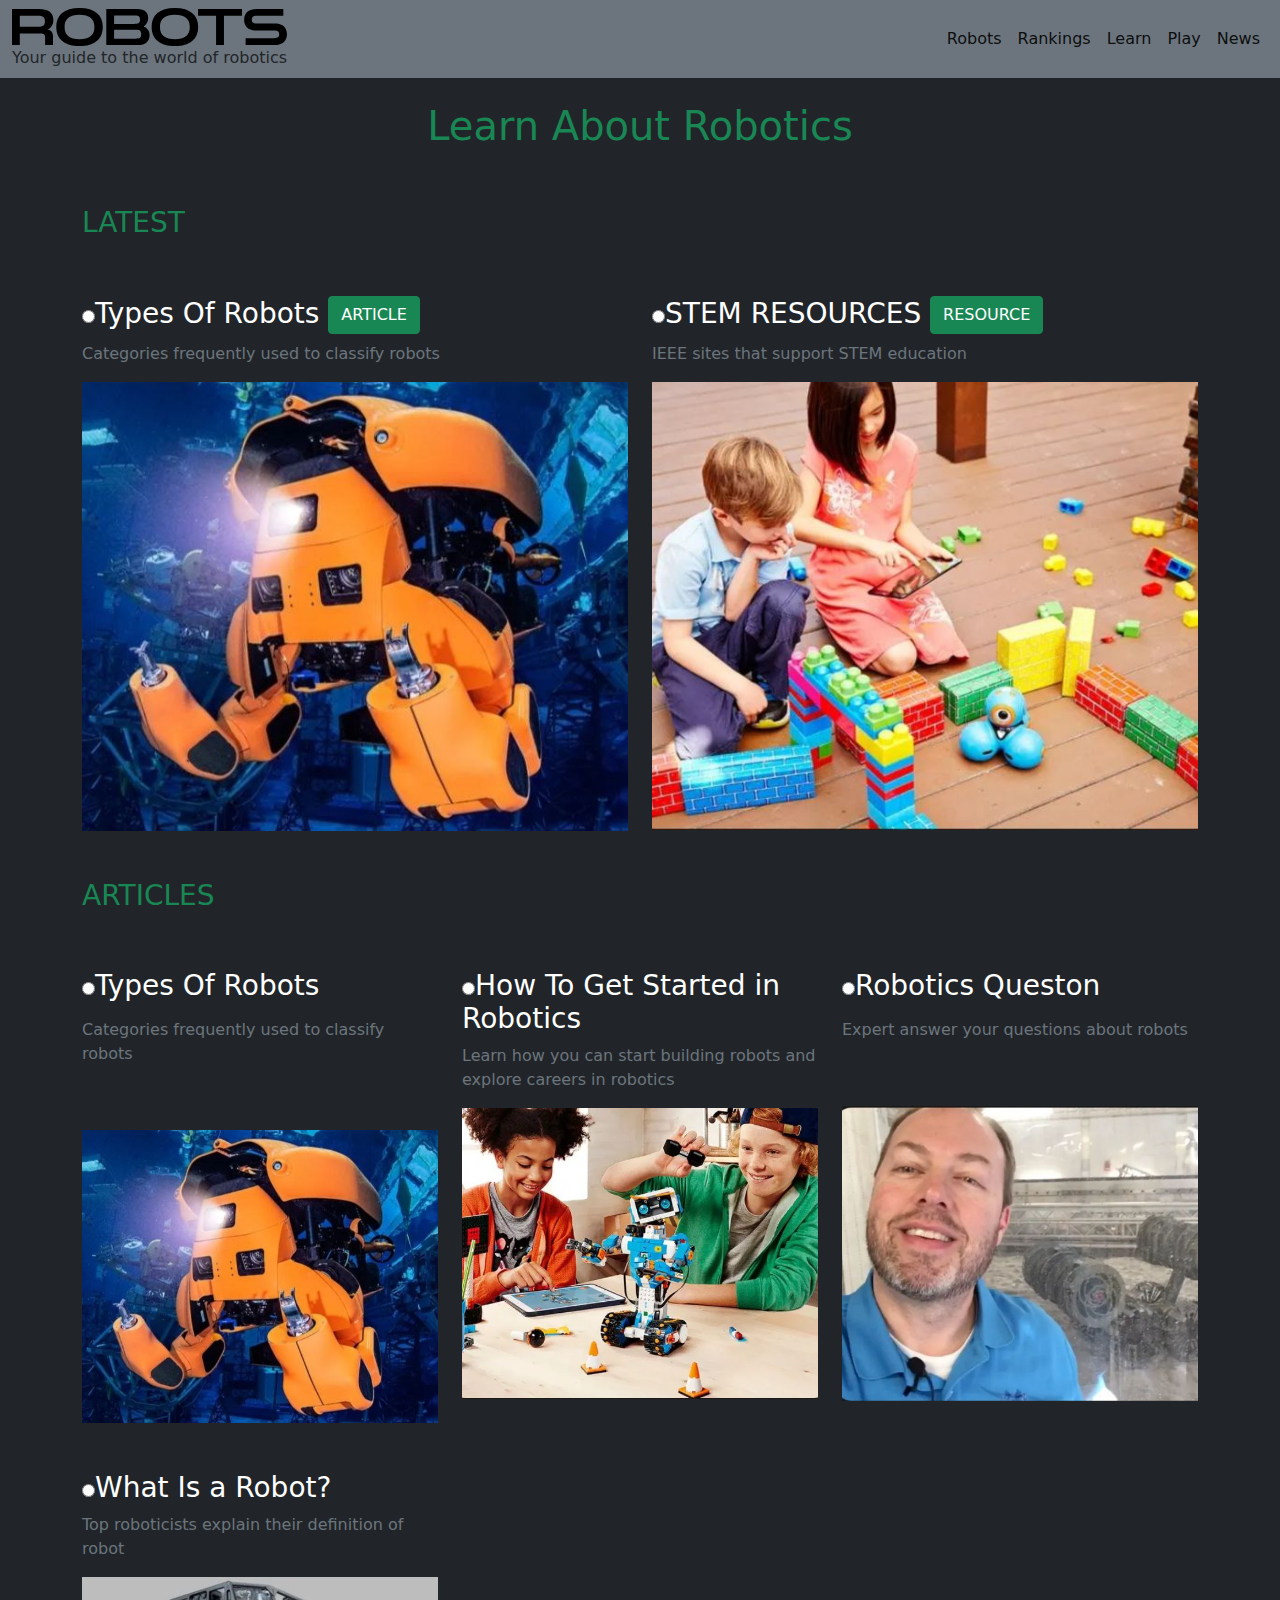
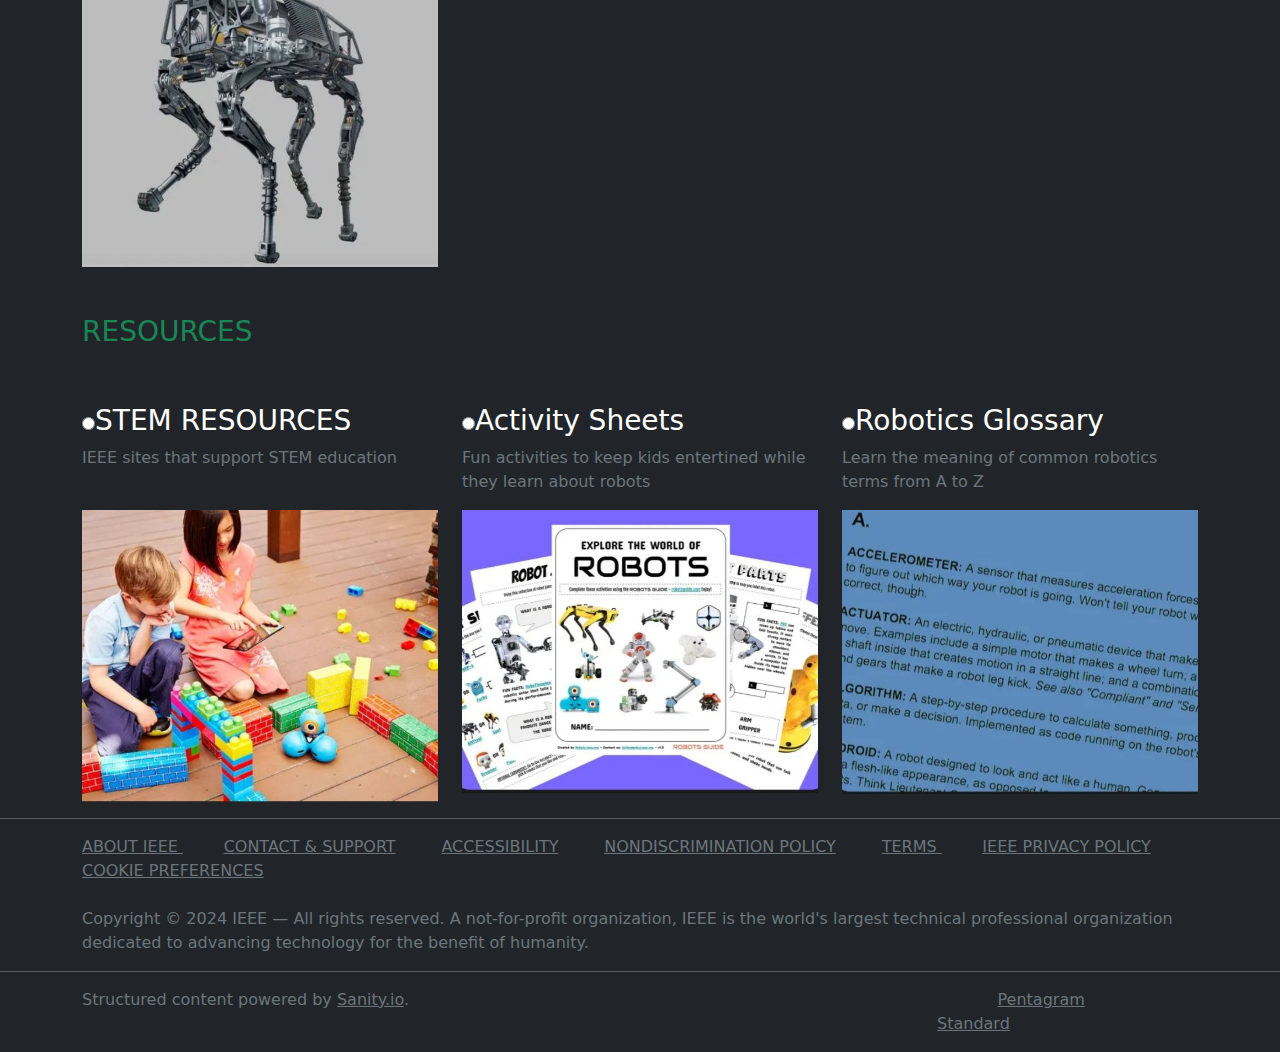
<file: learn.html>
<!DOCTYPE html>
<html lang="en">

<head>
    <title>Learn</title>
    <link rel="stylesheet" href="css/bootstrap.min.css">
    <style>
        @media only screen and (max-width:760px) {
            .row img {
                padding: 2%;
            }
            
        }
    </style>
</head>

<body class="bg-dark">
    <!-- nav -->
    <nav class="navbar navbar-expand-lg navbar-light bg-secondary w-190 sticky-top">
        <div class="container-fluid">
            <div class="masthead"><a aria-label="Robots" href="/"><svg class="robots-logo" viewBox="0 0 915.5 126.8">
                        <g>
                            <path d="M136.5,94.2l0,29.2l-26.2,0l0-23.5c0-11.7-2.9-14.8-16-14.8l-68.3,0l0,38.2l-26,0l0-120l90.4,0
        c29.2,0,47.3,11,47.3,36.7c0,16.8-7.5,26.9-20.2,32C129.7,73.8,136.5,81.4,136.5,94.2z M26,25.7l0,37.1l57.8,0c11.9,0,26,0,26-18.5
        c0-18.5-14.1-18.5-26-18.5L26,25.7z"></path>
                            <path d="M147.4,63.2c0-38.9,25.7-63.2,77.5-63.2c51.7,0,77.5,24.5,77.5,63.2c0,38.9-25.8,63.6-77.5,63.6
        C173.1,126.8,147.4,102.3,147.4,63.2z M274.5,63.2c0-27.5-17.2-40.5-49.6-40.5c-32.6,0-49.8,12.8-49.8,40.5
        c0,27.9,17.3,40.8,49.8,40.8C257.2,104,274.5,90.9,274.5,63.2z"></path>
                            <path d="M314,123.4l0-120l102.2,0c28.6,0,37.4,13.9,37.4,30.1c0,12.1-5.6,21.6-15.1,27.7c11.2,4.9,19.7,13.8,19.7,28.6
        c0,20.2-11.7,33.7-40,33.7L314,123.4z M340,53l67.1,0c11.4,0,19.2,0,19.2-14.3c0-14.1-7.8-14.1-19.2-14.1l-67.1,0L340,53z
        M340,102.2l71.7,0c10.7,0,18.5,0,18.5-14.6c0-14.8-7.8-14.8-18.5-14.8l-71.7,0V102.2z"></path>
                            <path d="M464.9,63.2c0-38.9,25.7-63.2,77.5-63.2C594.1,0,620,24.5,620,63.2c0,38.9-25.8,63.6-77.5,63.6
        C490.6,126.8,464.9,102.3,464.9,63.2z M592.1,63.2c0-27.5-17.2-40.5-49.6-40.5c-32.6,0-49.8,12.8-49.8,40.5
        c0,27.9,17.3,40.8,49.8,40.8C574.7,104,592.1,90.9,592.1,63.2z"></path>
                            <path d="M619.6,3.4l146.2,0v22.8l-60,0v97.2l-26.2,0V26.2l-60,0V3.4z"></path>
                            <path d="M874.5,123.4H778v-22.8h93.4c18.3,0,18.3-7.5,18.3-13c0-5.4,0-12.8-18.3-12.8h-57.3C777,74.8,773,49.8,773,39
        c0-14.7,6.5-22.9,11.9-27.2c7.1-5.6,16.7-8.4,29.3-8.4h89.3v22.8h-86.3c-18.4,0-18.4,7.1-18.4,12.8c0,5.5,0,13,18.4,13h57.3
        c37.1,0,41.1,24.9,41.1,35.6C915.5,98.4,911.5,123.4,874.5,123.4z"></path>
                        </g>
                    </svg></a><span class="text-label-xs">Your guide to the world of robotics</span>
            </div>
            <button class="navbar-toggler" type="button" data-bs-toggle="collapse"
                data-bs-target="#navbarSupportedContent" aria-controls="navbarSupportedContent" aria-expanded="false"
                aria-label="Toggle navigation">
                <span class="navbar-toggler-icon"></span>
            </button>
            <div class="collapse navbar-collapse" id="navbarSupportedContent">
                <ul class="navbar-nav ms-auto mb-2 mb-lg-0">
                    <li class="nav-item">
                        <a class="nav-link active" aria-current="page" href="robots.html">Robots</a>
                    </li>
                    <li class="nav-item">
                        <a class="nav-link active" aria-current="page" href="rankings.html">Rankings</a>
                    </li>
                    <li class="nav-item">
                        <a class="nav-link active" aria-current="page" href="learn.html">Learn</a>
                    </li>
                    <li class="nav-item">
                        <a class="nav-link active" aria-current="page" href="play.html">Play</a>
                    </li>
                    <li class="nav-item">
                        <a class="nav-link active" aria-current="page" href="news.html">News</a>
                    </li>
                </ul>
            </div>
        </div>
    </nav>
    <!-- nav -->

    <h1 class="text-success mt-4 text-center">Learn About Robotics</h1>
    <div class="container">
        <div class="row">
            <h3 class="text-success mt-5">LATEST</h3>
            <div class="col-md-6">
                <h3 class="text-white mt-5"><input type="radio">Types Of Robots <button
                        class=" btn btn-success text-white">ARTICLE</button></h3>
                <p class="text-secondary">Categories frequently used to classify robots</p>
                <img src="./Image/learn1.jpg" alt="" class="img-fluid">
            </div>
            <div class="col-md-6">
                <h3 class="text-white mt-5"><input type="radio">STEM RESOURCES <button
                        class=" btn btn-success text-white">RESOURCE</button></h3>
                <p class="text-secondary">IEEE sites that support STEM education</p>
                <img src="./Image/learn2.jpg" alt="" class="img-fluid">
            </div>
        </div>
    </div>
    <div class="container">
        <div class="row">
            <h3 class="text-success mt-5">ARTICLES</h3>
            <div class="col-md-4">
                <h3 class="text-white mt-5"><input type="radio">Types Of Robots </h3>
                <p class="text-secondary mt-3">Categories frequently used to classify robots</p>
                <img src="./Image/learn1.jpg" alt="" class="img-fluid mt-5">
                <h3 class="text-white mt-5"><input type="radio">What Is a Robot?</h3>
                <p class="text-secondary">Top roboticists explain their definition of robot</p>
                <img src="./Image/learn5.jpg" alt="" class="img-fluid">

            </div>
            <div class="col-md-4">
                <h3 class="text-white mt-5"><input type="radio">How To Get Started in Robotics </h3>
                <p class="text-secondary">Learn how you can start building robots and explore careers in robotics</p>
                <img src="./Image/learn3.jpg" alt="" class="img-fluid">

            </div>
            <div class="col-md-4">
                <h3 class="text-white mt-5"><input type="radio">Robotics Queston</h3>
                <p class="text-secondary mt-3">Expert answer your questions about robots</p>
                <img src="./Image/learn4.jpg" alt="" class="img-fluid mt-5">

            </div>
        </div>
    </div>
    <div class="container">
        <div class="row">
            <h3 class="text-success mt-5">RESOURCES</h3>
            <div class="col-md-4">
                <h3 class="text-white mt-5"><input type="radio">STEM RESOURCES </h3>
                <p class="text-secondary ">IEEE sites that support STEM education</p>
                <img src="./Image/learn2.jpg" alt="" class="img-fluid mt-4">

            </div>
            <div class="col-md-4">
                <h3 class="text-white mt-5"><input type="radio">Activity Sheets </h3>
                <p class="text-secondary">Fun activities to keep kids entertined while they learn about robots</p>
                <img src="./Image/learn6.jpg" alt="" class="img-fluid">

            </div>
            <div class="col-md-4">
                <h3 class="text-white mt-5"><input type="radio">Robotics Glossary</h3>
                <p class="text-secondary">Learn the meaning of common robotics terms from A to Z</p>
                <img src="./Image/learn7.jpg" alt="" class="img-fluid ">

            </div>
        </div>
    </div>
    <hr class="text-white">
    <footer>
        <div class="container">
            <a href="#" class="text-secondary ">ABOUT IEEE
            </a> &nbsp; &nbsp; &nbsp; &nbsp;
            <a href="#" class="text-secondary ">CONTACT & SUPPORT</a> &nbsp; &nbsp; &nbsp; &nbsp;
            <a href="#" class="text-secondary ">ACCESSIBILITY</a> &nbsp; &nbsp; &nbsp; &nbsp;
            <a href="#" class="text-secondary ">NONDISCRIMINATION POLICY</a> &nbsp; &nbsp; &nbsp; &nbsp;
            <a href="#" class="text-secondary ">TERMS
            </a> &nbsp; &nbsp; &nbsp; &nbsp;
            <a href="#" class="text-secondary ">IEEE PRIVACY POLICY</a> &nbsp; &nbsp; &nbsp; &nbsp;
            <a href="#" class="text-secondary ">COOKIE PREFERENCES
            </a>
            <p class="text-secondary mt-4">Copyright © 2024 IEEE — All rights reserved. A not-for-profit organization,
                IEEE is the
                world's largest technical professional organization dedicated to advancing technology for the benefit of
                humanity.</p>
        </div>
        <hr class="text-white">
        <div class="container">
            <div class="row">
                <div class="col-md-4">
                    <p class="text-secondary">Structured content powered by <a href="#"
                            class="text-secondary">Sanity.io</a>.</p>
                </div>
                <div class="col-md-5"></div>
                <div class="col-md-3">
                    <p>Site by <a href="" class="text-secondary">Pentagram</a> and <a href=""
                            class="text-secondary">Standard</a>.</p>
                </div>
            </div>
        </div>
    </footer>
    <script src="js/bootstrap.bundle.min.js"></script>
</body>

</html>
</file>
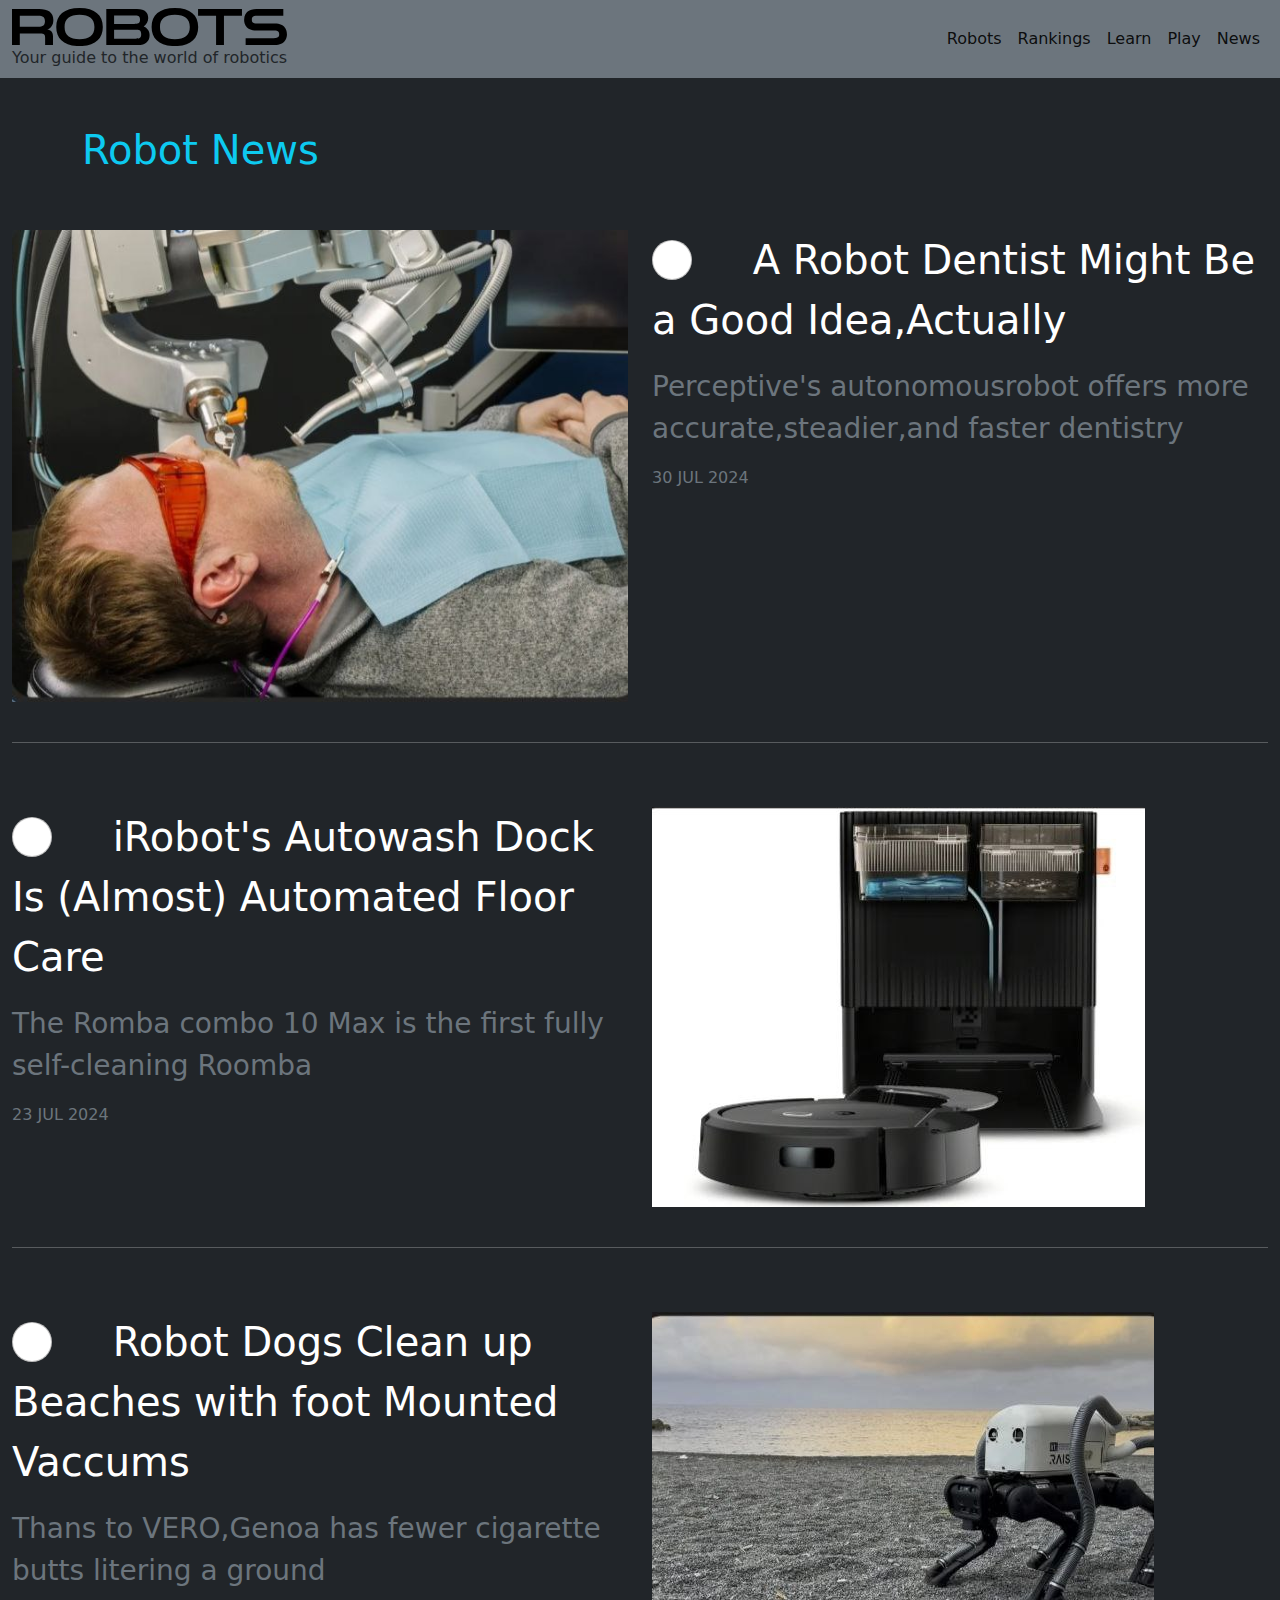
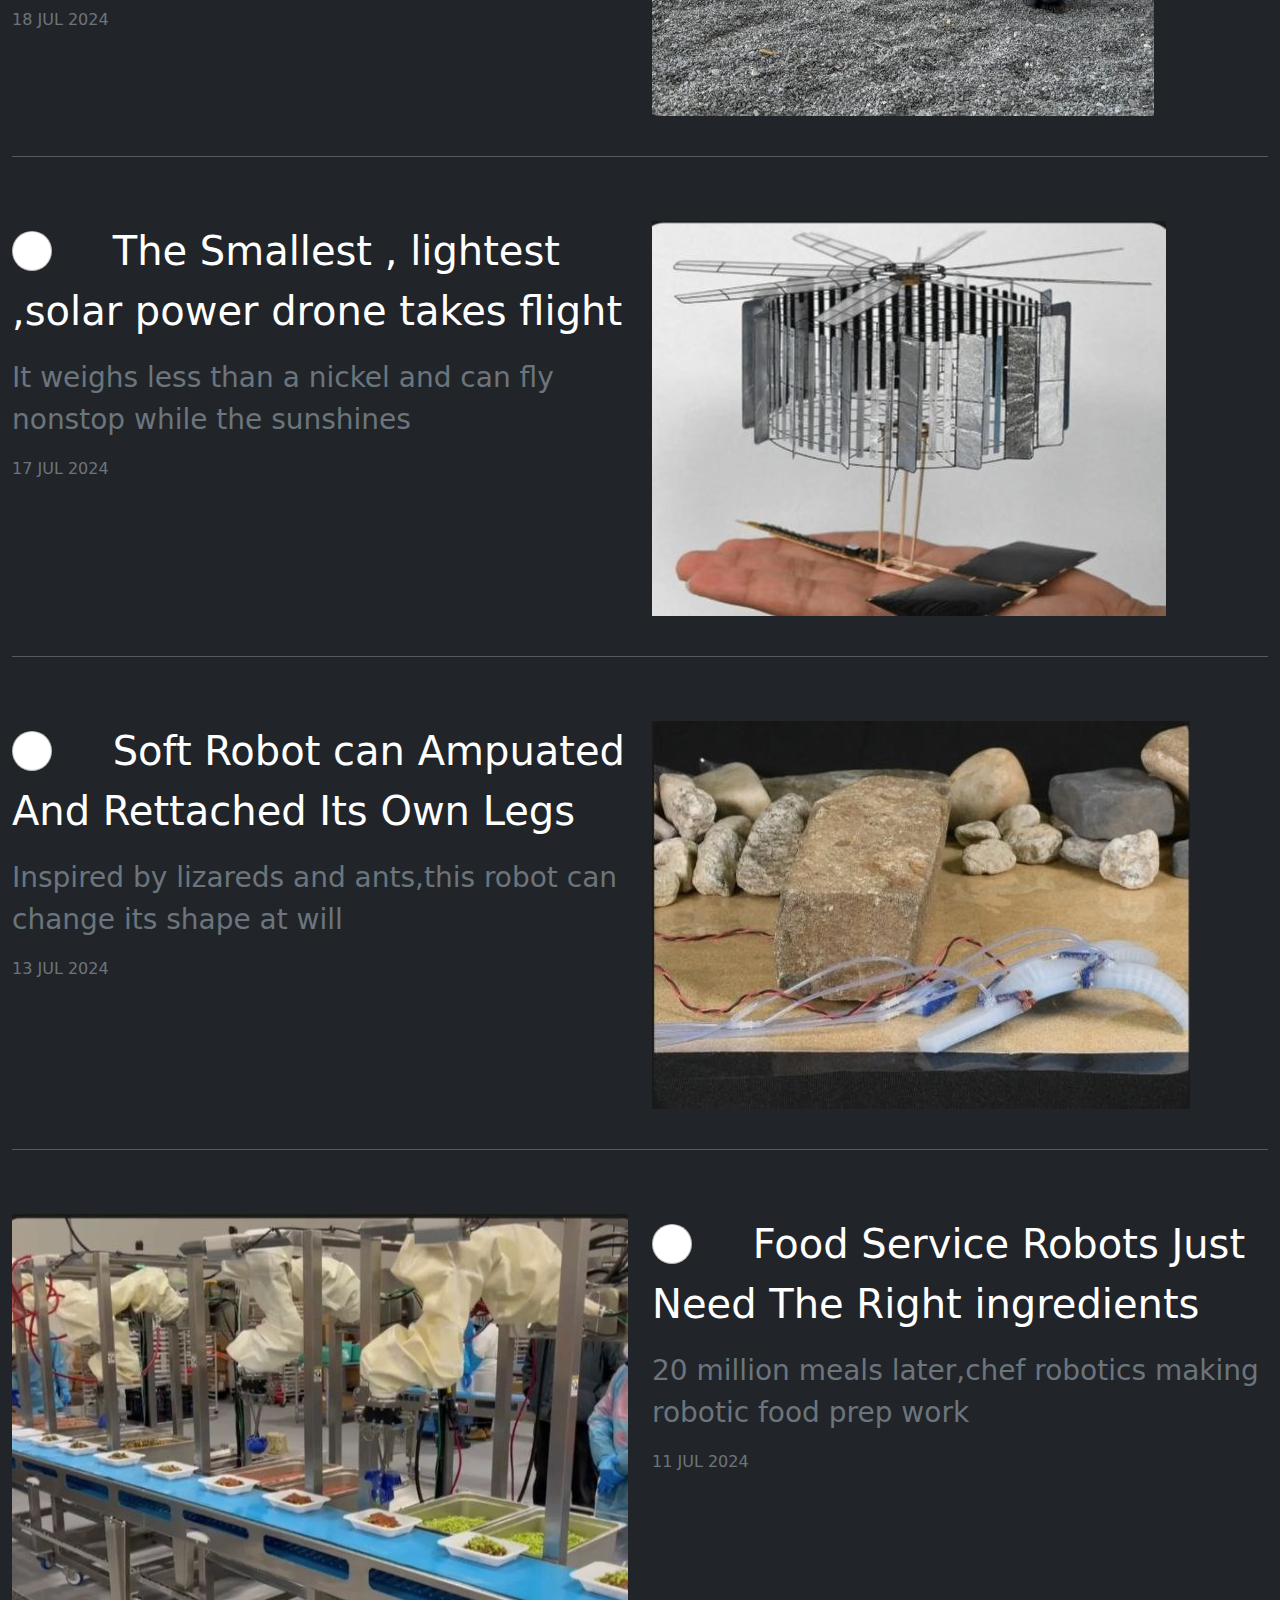
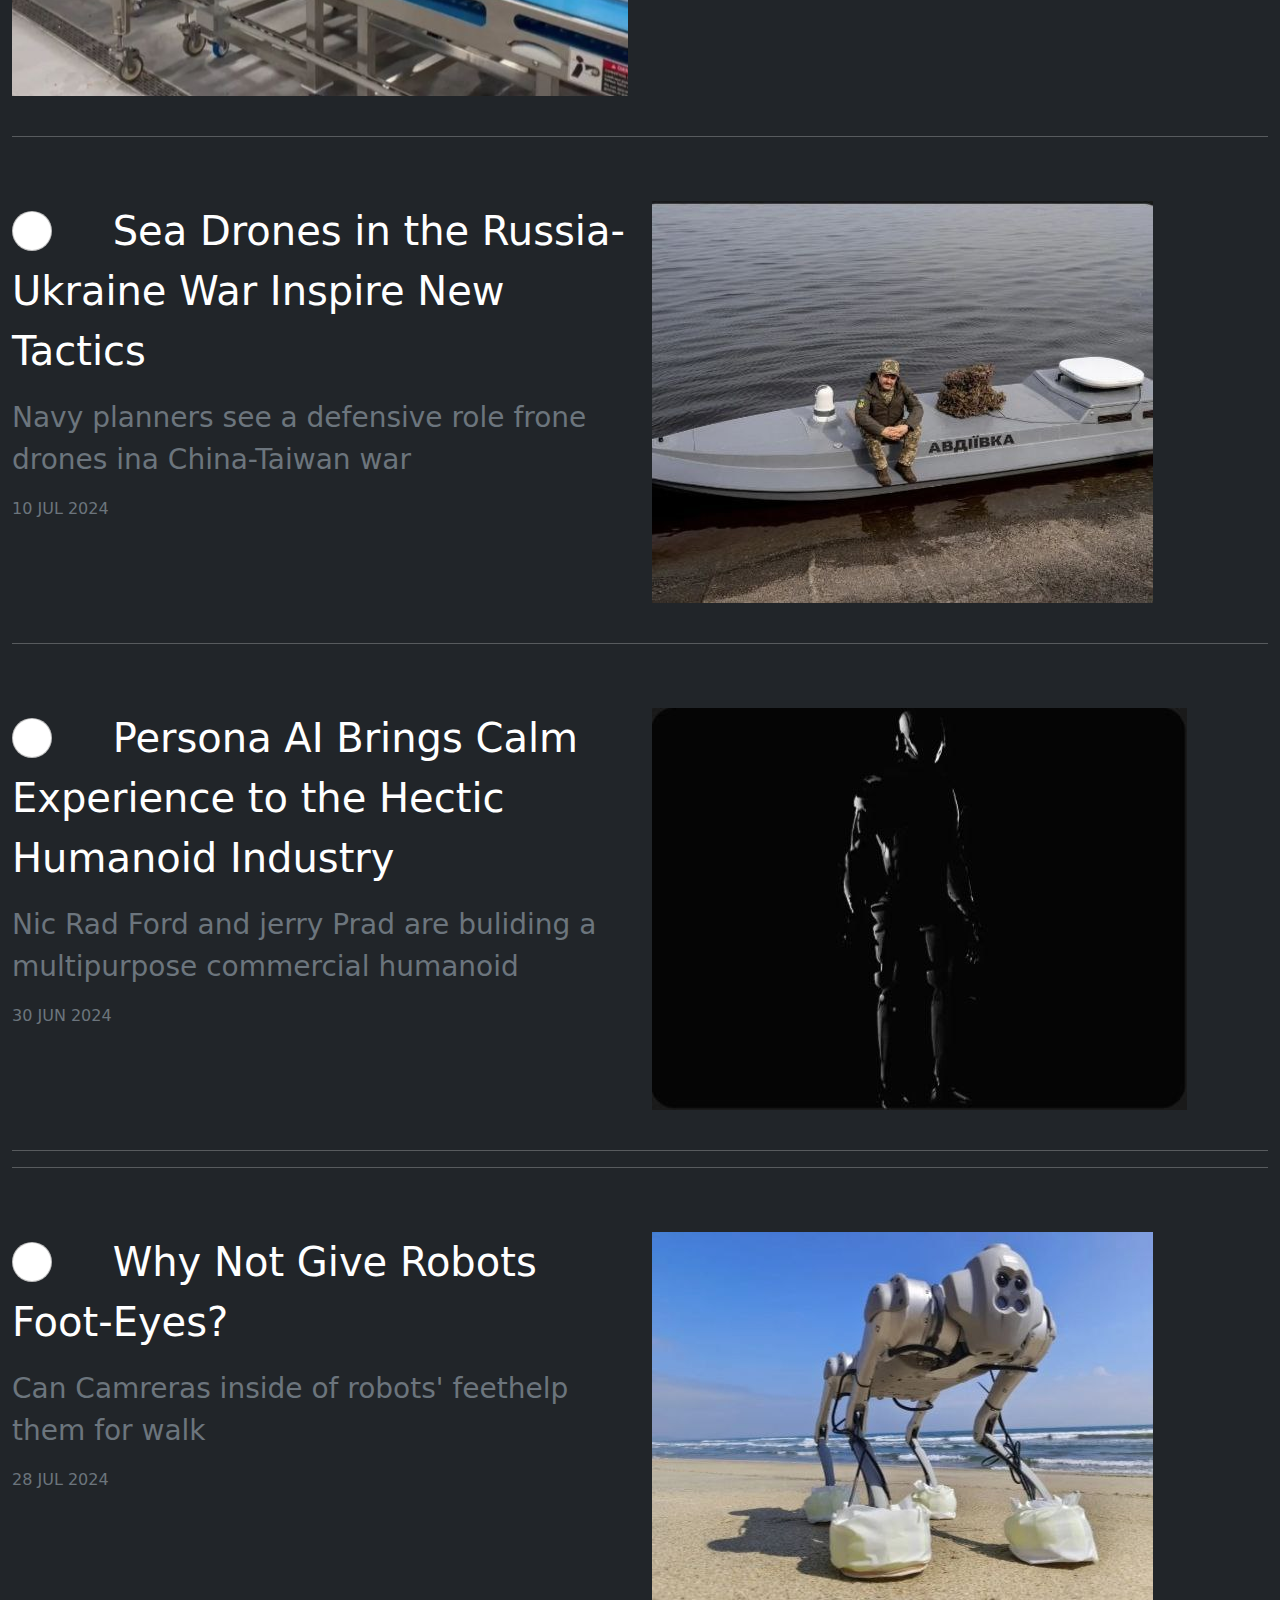
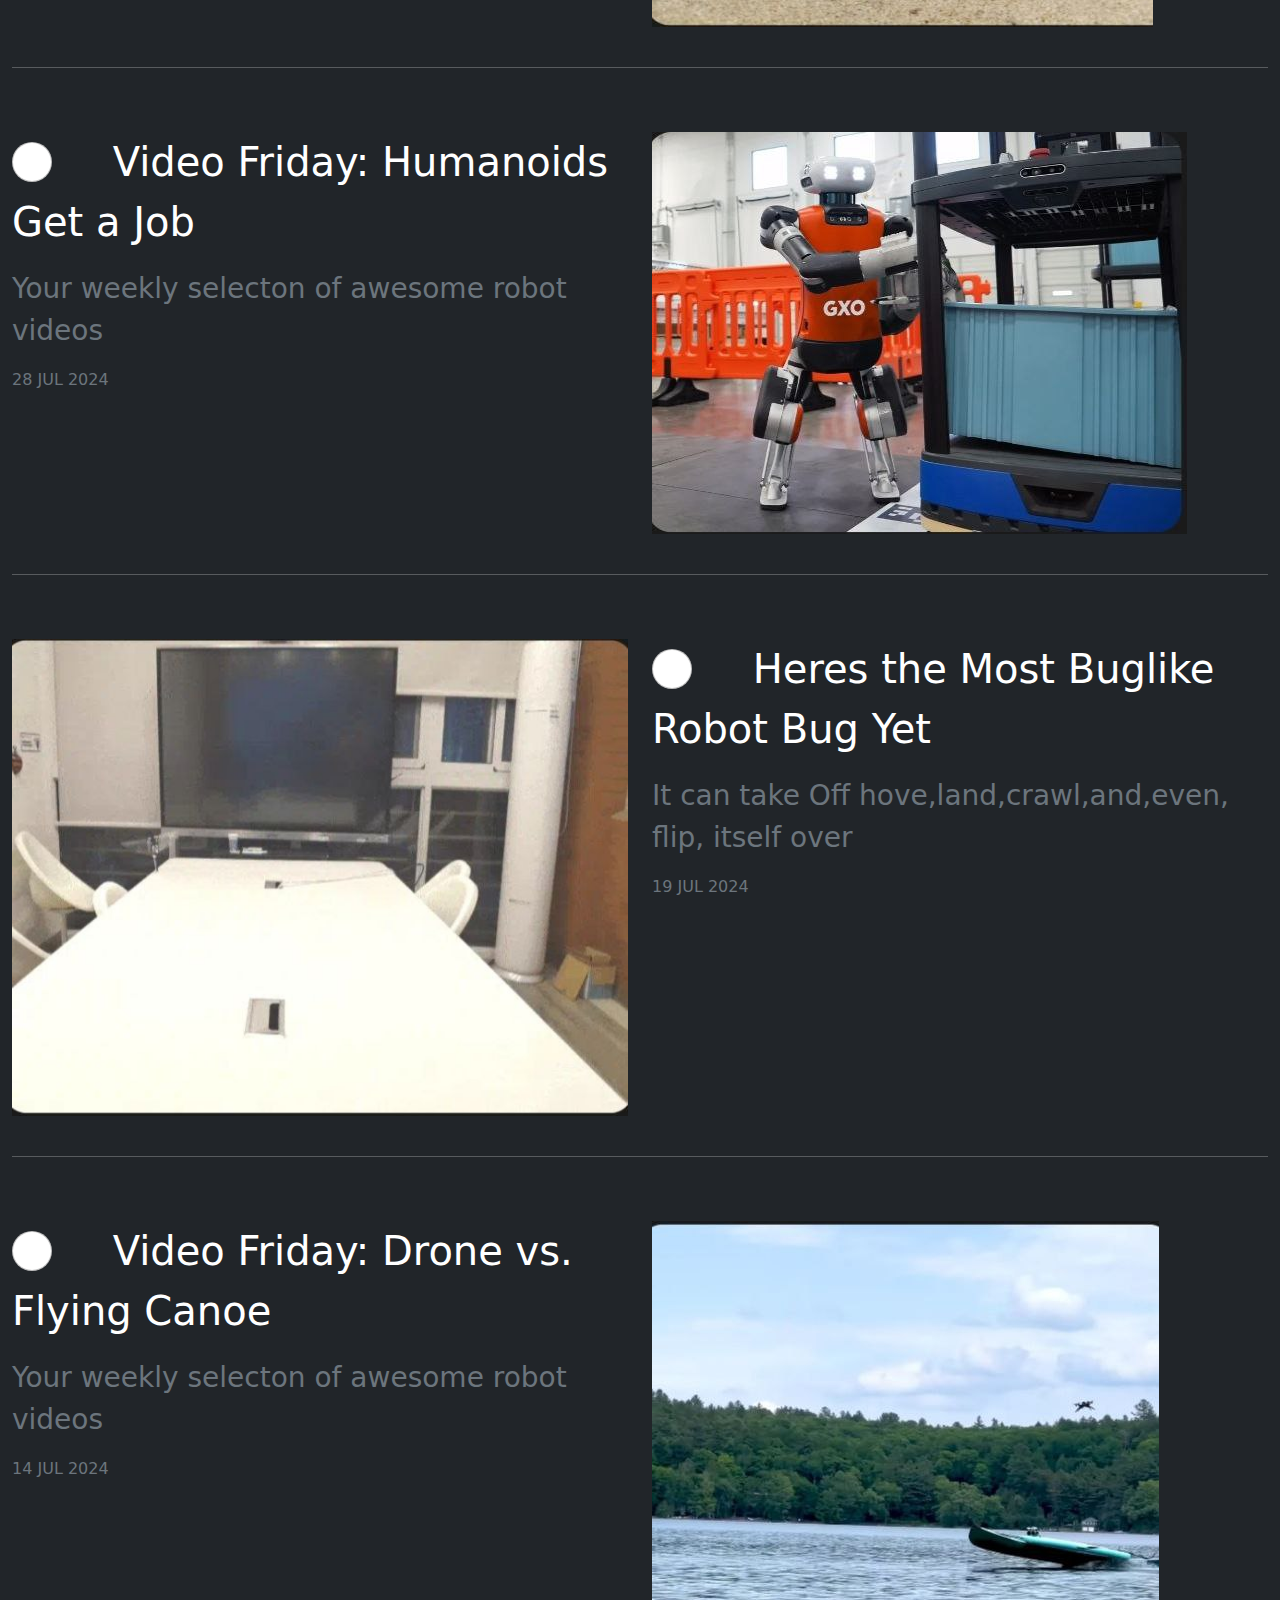
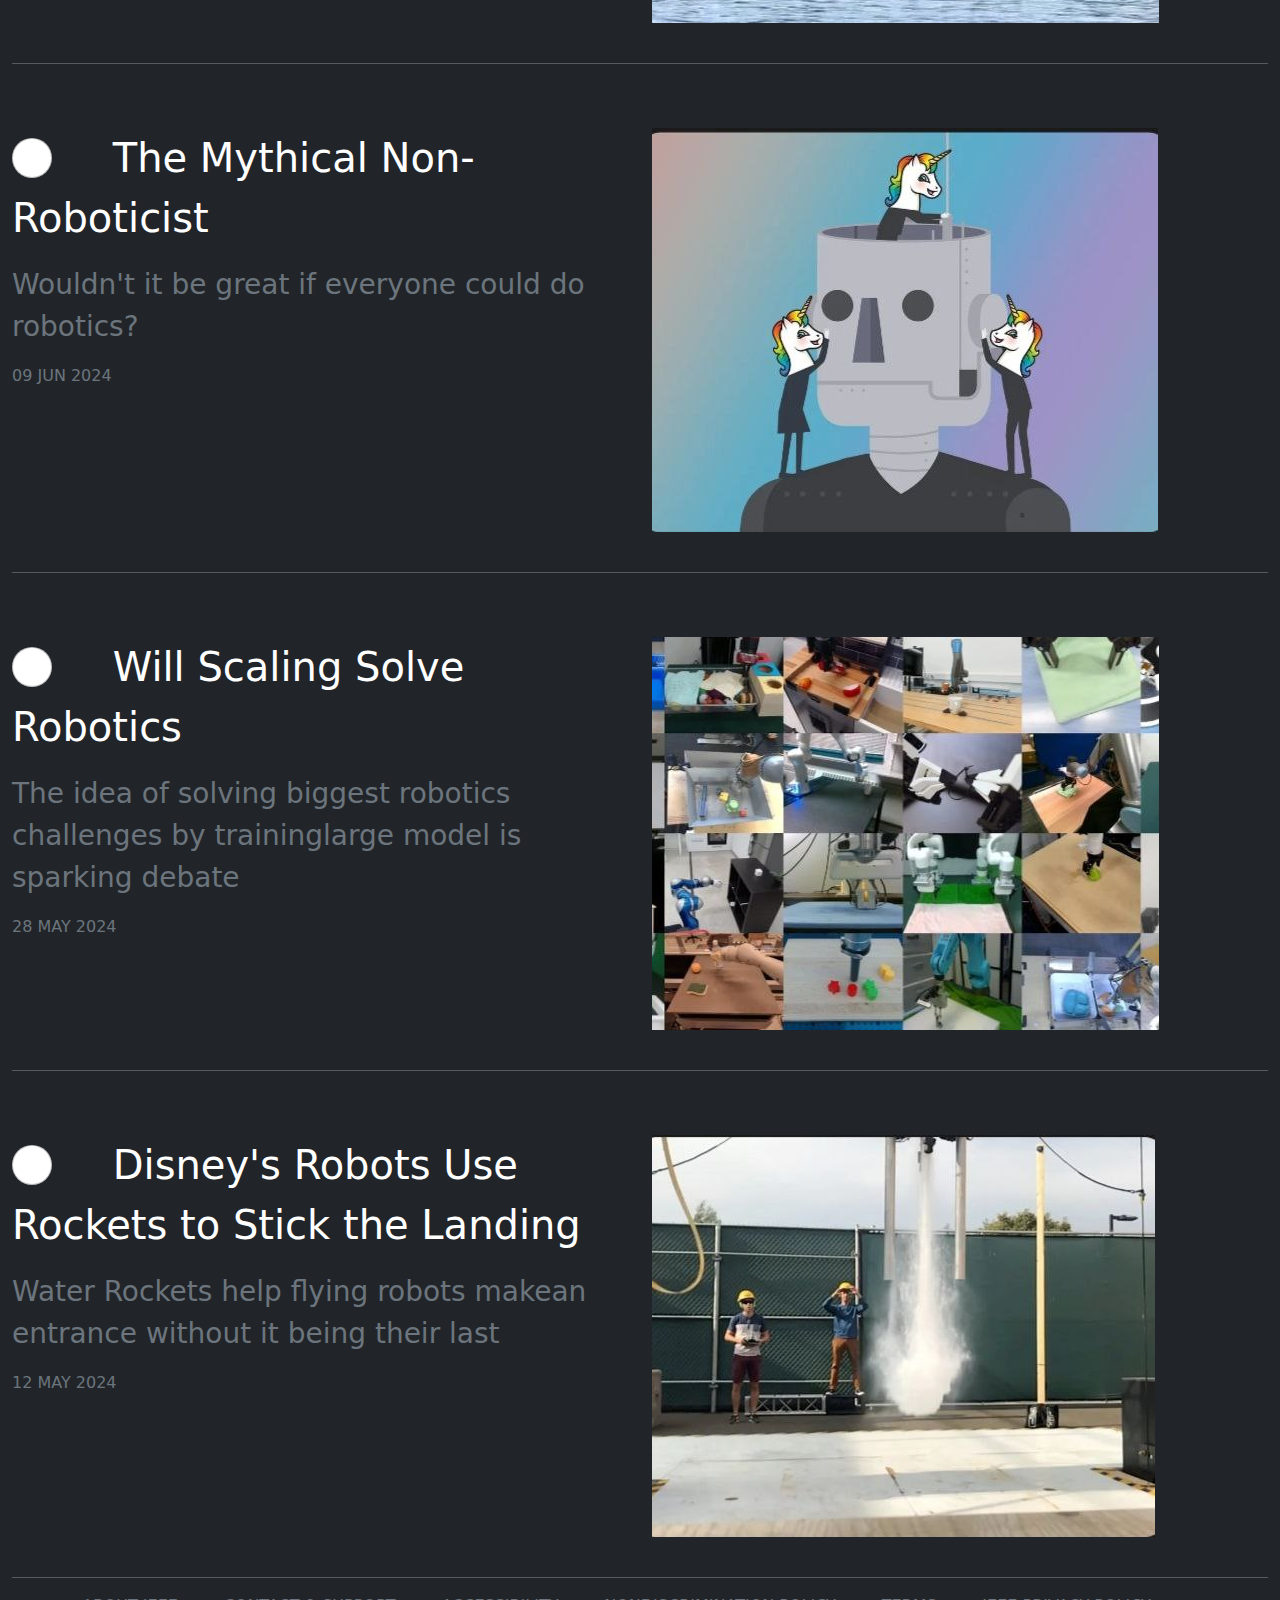
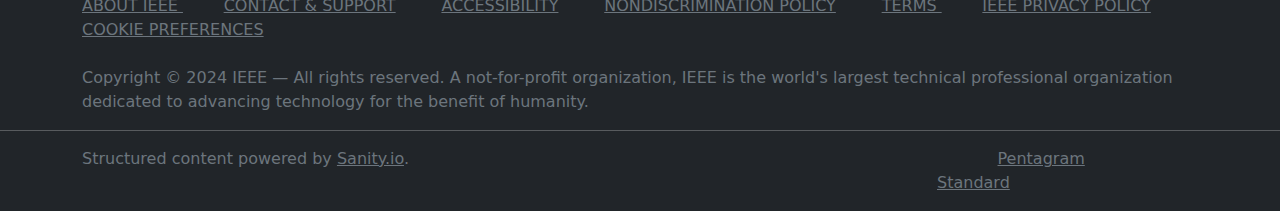
<file: news.html>
<!DOCTYPE html>
<html lang="en">

<head>
    <title>News</title>
    <link rel="stylesheet" href="./css/bootstrap.min.css">
    <style>
        @media only screen and (max-width:760px) {
            .row img {
                padding: 2%;
            }
            
        }
    </style>
</head>

<body class="bg-dark">
    <!-- nav -->
    <nav class="navbar navbar-expand-lg navbar-light bg-secondary w-190 sticky-top">
        <div class="container-fluid">
            <div class="masthead"><a aria-label="Robots" href="/"><svg class="robots-logo" viewBox="0 0 915.5 126.8">
                        <g>
                            <path d="M136.5,94.2l0,29.2l-26.2,0l0-23.5c0-11.7-2.9-14.8-16-14.8l-68.3,0l0,38.2l-26,0l0-120l90.4,0
        c29.2,0,47.3,11,47.3,36.7c0,16.8-7.5,26.9-20.2,32C129.7,73.8,136.5,81.4,136.5,94.2z M26,25.7l0,37.1l57.8,0c11.9,0,26,0,26-18.5
        c0-18.5-14.1-18.5-26-18.5L26,25.7z"></path>
                            <path d="M147.4,63.2c0-38.9,25.7-63.2,77.5-63.2c51.7,0,77.5,24.5,77.5,63.2c0,38.9-25.8,63.6-77.5,63.6
        C173.1,126.8,147.4,102.3,147.4,63.2z M274.5,63.2c0-27.5-17.2-40.5-49.6-40.5c-32.6,0-49.8,12.8-49.8,40.5
        c0,27.9,17.3,40.8,49.8,40.8C257.2,104,274.5,90.9,274.5,63.2z"></path>
                            <path d="M314,123.4l0-120l102.2,0c28.6,0,37.4,13.9,37.4,30.1c0,12.1-5.6,21.6-15.1,27.7c11.2,4.9,19.7,13.8,19.7,28.6
        c0,20.2-11.7,33.7-40,33.7L314,123.4z M340,53l67.1,0c11.4,0,19.2,0,19.2-14.3c0-14.1-7.8-14.1-19.2-14.1l-67.1,0L340,53z
        M340,102.2l71.7,0c10.7,0,18.5,0,18.5-14.6c0-14.8-7.8-14.8-18.5-14.8l-71.7,0V102.2z"></path>
                            <path d="M464.9,63.2c0-38.9,25.7-63.2,77.5-63.2C594.1,0,620,24.5,620,63.2c0,38.9-25.8,63.6-77.5,63.6
        C490.6,126.8,464.9,102.3,464.9,63.2z M592.1,63.2c0-27.5-17.2-40.5-49.6-40.5c-32.6,0-49.8,12.8-49.8,40.5
        c0,27.9,17.3,40.8,49.8,40.8C574.7,104,592.1,90.9,592.1,63.2z"></path>
                            <path d="M619.6,3.4l146.2,0v22.8l-60,0v97.2l-26.2,0V26.2l-60,0V3.4z"></path>
                            <path d="M874.5,123.4H778v-22.8h93.4c18.3,0,18.3-7.5,18.3-13c0-5.4,0-12.8-18.3-12.8h-57.3C777,74.8,773,49.8,773,39
        c0-14.7,6.5-22.9,11.9-27.2c7.1-5.6,16.7-8.4,29.3-8.4h89.3v22.8h-86.3c-18.4,0-18.4,7.1-18.4,12.8c0,5.5,0,13,18.4,13h57.3
        c37.1,0,41.1,24.9,41.1,35.6C915.5,98.4,911.5,123.4,874.5,123.4z"></path>
                        </g>
                    </svg></a><span class="text-label-xs">Your guide to the world of robotics</span>
            </div>
            <button class="navbar-toggler" type="button" data-bs-toggle="collapse"
                data-bs-target="#navbarSupportedContent" aria-controls="navbarSupportedContent" aria-expanded="false"
                aria-label="Toggle navigation">
                <span class="navbar-toggler-icon"></span>
            </button>
            <div class="collapse navbar-collapse" id="navbarSupportedContent">
                <ul class="navbar-nav ms-auto mb-2 mb-lg-0">
                    <li class="nav-item">
                        <a class="nav-link active" aria-current="page" href="robots.html">Robots</a>
                    </li>
                    <li class="nav-item">
                        <a class="nav-link active" aria-current="page" href="rankings.html">Rankings</a>
                    </li>
                    <li class="nav-item">
                        <a class="nav-link active" aria-current="page" href="learn.html">Learn</a>
                    </li>
                    <li class="nav-item">
                        <a class="nav-link active" aria-current="page" href="play.html">Play</a>
                    </li>
                    <li class="nav-item">
                        <a class="nav-link active" aria-current="page" href="news.html">News</a>
                    </li>
                </ul>
            </div>
        </div>
    </nav>
    <!-- nav -->
    <section>
        <div class="container">
            <h1 class="text-info fs-1 mt-5 ">Robot News</h1>
        </div>
        <div class="container-fluid">
            <div class="row">
                <div class="col-md-6">
                    <img src="./Image/news1.jpg" alt="" class="img-fluid mt-5">
                </div>
                <div class="col-md-6">
                    <p class="card-text text-white fs-1 mt-5"><input class="form-check-input me-5 " type="radio"
                            name="flexRadioDefault" id="flexRadioDefault1">
                        A Robot Dentist Might Be a Good Idea,Actually</p>
                    <p class="text-secondary fs-3">Perceptive's autonomousrobot offers more accurate,steadier,and faster
                        dentistry</p>
                    <p class="text-secondary fs-6"> 30 JUL 2024</p>
                </div>
            </div><br>
            <hr class="text-white">
            <div class="row">
                <div class="col-md-6">
                    <p class="card-text text-white fs-1 mt-5"><input class="form-check-input me-5 " type="radio"
                            name="flexRadioDefault" id="flexRadioDefault1">
                        iRobot's Autowash Dock Is (Almost) Automated Floor Care</p>
                    <p class="text-secondary fs-3">The Romba combo 10 Max is the first fully self-cleaning Roomba</p>
                    <p class="text-secondary fs-6">23 JUL 2024</p>
                </div>
                <div class="col-md-6">
                    <img src="./Image/news2.jpg" alt="" class="img-fluid mt-5 ">
                </div>
            </div><br>
            <hr class="text-white">
            <div class="row">
                <div class="col-md-6">
                    <p class="card-text text-white fs-1 mt-5"><input class="form-check-input me-5 " type="radio"
                            name="flexRadioDefault" id="flexRadioDefault1">
                        Robot Dogs Clean up Beaches with foot Mounted Vaccums</p>
                    <p class="text-secondary fs-3">Thans to VERO,Genoa has fewer cigarette butts litering a ground</p>
                    <p class="text-secondary fs-6">18 JUL 2024</p>
                </div>
                <div class="col-md-6">
                    <img src="./Image/news3.jpg" alt="" class="img-fluid mt-5 ">
                </div>
            </div><br>
            <hr class="text-white">
            <div class="row">
                <div class="col-md-6">
                    <p class="card-text text-white fs-1 mt-5"><input class="form-check-input me-5 " type="radio"
                            name="flexRadioDefault" id="flexRadioDefault1">
                        The Smallest , lightest ,solar power drone takes flight</p>
                    <p class="text-secondary fs-3">It weighs less than a nickel and can fly nonstop while the sunshines
                    </p>
                    <p class="text-secondary fs-6">17 JUL 2024</p>
                </div>
                <div class="col-md-6">
                    <img src="./Image/news4.jpg" alt="" class="img-fluid mt-5 ">
                </div>
            </div><br>
            <hr class="text-white">
            <div class="row">
                <div class="col-md-6">
                    <p class="card-text text-white fs-1 mt-5"><input class="form-check-input me-5 " type="radio"
                            name="flexRadioDefault" id="flexRadioDefault1">
                        Soft Robot can Ampuated And Rettached Its Own Legs</p>
                    <p class="text-secondary fs-3 ">Inspired by lizareds and ants,this robot can change its shape at
                        will</p>
                    <p class="text-secondary fs-6">13 JUL 2024</p>
                </div>
                <div class="col-md-6">
                    <img src="./Image/news5.jpg" alt="" class="img-fluid mt-5 ">
                </div>
            </div><br>
            <hr class="text-white">
            <div class="row">
                <div class="col-md-6">
                    <img src="./Image/news6.jpg" alt="" class="img-fluid mt-5">
                </div>
                <div class="col-md-6">
                    <p class="card-text text-white fs-1 mt-5"><input class="form-check-input me-5 " type="radio"
                            name="flexRadioDefault" id="flexRadioDefault1">
                        Food Service Robots Just Need The Right ingredients </p>
                    <p class="text-secondary fs-3">20 million meals later,chef robotics making robotic food prep work
                    </p>
                    <p class="text-secondary fs-6"> 11 JUL 2024</p>
                </div>
            </div><br>
            <hr class="text-white">
            <div class="row">
                <div class="col-md-6">
                    <p class="card-text text-white fs-1 mt-5"><input class="form-check-input me-5 " type="radio"
                            name="flexRadioDefault" id="flexRadioDefault1">
                        Sea Drones in the Russia-Ukraine War Inspire New Tactics</p>
                    <p class="text-secondary fs-3">Navy planners see a defensive role frone drones ina China-Taiwan war
                    </p>
                    <p class="text-secondary fs-6">10 JUL 2024</p>
                </div>
                <div class="col-md-6">
                    <img src="./Image/news7.jpg" alt="" class="img-fluid mt-5 ">
                </div>
            </div><br>
            <hr class="text-white">
            <div class="row">
                <div class="col-md-6">
                    <p class="card-text text-white fs-1 mt-5"><input class="form-check-input me-5 " type="radio"
                            name="flexRadioDefault" id="flexRadioDefault1">
                        Persona AI Brings Calm Experience to the Hectic Humanoid Industry</p>
                    <p class="text-secondary fs-3">Nic Rad Ford and jerry Prad are buliding a multipurpose commercial
                        humanoid</p>
                    <p class="text-secondary fs-6">30 JUN 2024</p>
                </div>
                <div class="col-md-6">
                    <img src="./Image/news8.jpg" alt="" class="img-fluid mt-5 ">
                </div>
            </div><br>
            <hr class="text-white">
            <hr class="text-white">
            <div class="row">
                <div class="col-md-6">
                    <p class="card-text text-white fs-1 mt-5"><input class="form-check-input me-5 " type="radio"
                            name="flexRadioDefault" id="flexRadioDefault1">
                        Why Not Give Robots Foot-Eyes?</p>
                    <p class="text-secondary fs-3">Can Camreras inside of robots' feethelp them for walk</p>
                    <p class="text-secondary fs-6">28 JUL 2024</p>
                </div>
                <div class="col-md-6">
                    <img src="./Image/news9.jpg" alt="" class="img-fluid mt-5 ">
                </div>
            </div><br>
            <hr class="text-white">
            <div class="row">
                <div class="col-md-6">
                    <p class="card-text text-white fs-1 mt-5"><input class="form-check-input me-5 " type="radio"
                            name="flexRadioDefault" id="flexRadioDefault1">
                        Video Friday: Humanoids Get a Job</p>
                    <p class="text-secondary fs-3 ">Your weekly selecton of awesome robot videos</p>
                    <p class="text-secondary fs-6">28 JUL 2024</p>
                </div>
                <div class="col-md-6">
                    <img src="./Image/news10.jpg" alt="" class="img-fluid mt-5 ">
                </div>
            </div><br>
            <hr class="text-white">
            <div class="row">
                <div class="col-md-6">
                    <img src="./Image/news11.jpg" alt="" class="img-fluid mt-5">
                </div>
                <div class="col-md-6">
                    <p class="card-text text-white fs-1 mt-5"><input class="form-check-input me-5 " type="radio"
                            name="flexRadioDefault" id="flexRadioDefault1">
                        Heres the Most Buglike Robot Bug Yet </p>
                    <p class="text-secondary fs-3">It can take Off hove,land,crawl,and,even, flip, itself over</p>
                    <p class="text-secondary fs-6"> 19 JUL 2024</p>
                </div>
            </div><br>
            <hr class="text-white">
            <div class="row">
                <div class="col-md-6">
                    <p class="card-text text-white fs-1 mt-5"><input class="form-check-input me-5 " type="radio"
                            name="flexRadioDefault" id="flexRadioDefault1">
                        Video Friday: Drone vs. Flying Canoe</p>
                    <p class="text-secondary fs-3">Your weekly selecton of awesome robot videos</p>
                    <p class="text-secondary fs-6">14 JUL 2024</p>
                </div>
                <div class="col-md-6">
                    <img src="./Image/news12.jpg" alt="" class="img-fluid mt-5 ">
                </div>
            </div><br>
            <hr class="text-white">
            <div class="row">
                <div class="col-md-6">
                    <p class="card-text text-white fs-1 mt-5"><input class="form-check-input me-5 " type="radio"
                            name="flexRadioDefault" id="flexRadioDefault1">
                        The Mythical Non-Roboticist</p>
                    <p class="text-secondary fs-3">Wouldn't it be great if everyone could do robotics?</p>
                    <p class="text-secondary fs-6">09 JUN 2024</p>
                </div>
                <div class="col-md-6">
                    <img src="./Image/news13.jpg" alt="" class="img-fluid mt-5 ">
                </div>
            </div><br>
            <hr class="text-white">
            <div class="row">
                <div class="col-md-6">
                    <p class="card-text text-white fs-1 mt-5"><input class="form-check-input me-5 " type="radio"
                            name="flexRadioDefault" id="flexRadioDefault1">
                        Will Scaling Solve Robotics</p>
                    <p class="text-secondary fs-3">The idea of solving biggest robotics challenges by traininglarge
                        model is sparking debate</p>
                    <p class="text-secondary fs-6">28 MAY 2024</p>
                </div>
                <div class="col-md-6">
                    <img src="./Image/news14.jpg" alt="" class="img-fluid mt-5 ">
                </div>
            </div><br>
            <hr class="text-white">
            <div class="row">
                <div class="col-md-6">
                    <p class="card-text text-white fs-1 mt-5"><input class="form-check-input me-5 " type="radio"
                            name="flexRadioDefault" id="flexRadioDefault1">
                            Disney's Robots Use Rockets to Stick the Landing</p>
                    <p class="text-secondary fs-3 ">Water Rockets help flying robots makean entrance without it being their last </p>
                    <p class="text-secondary fs-6">12 MAY 2024</p>
                </div>
                <div class="col-md-6">
                    <img src="./Image/news15.jpg" alt="" class="img-fluid mt-5 ">
                </div>
            </div><br>
            <hr class="text-white">
        </div>
    </section>
    <footer>
        <div class="container">
            <a href="#" class="text-secondary ">ABOUT IEEE
            </a> &nbsp; &nbsp; &nbsp; &nbsp;
            <a href="#" class="text-secondary ">CONTACT & SUPPORT</a> &nbsp; &nbsp; &nbsp; &nbsp;
            <a href="#" class="text-secondary ">ACCESSIBILITY</a> &nbsp; &nbsp; &nbsp; &nbsp;
            <a href="#" class="text-secondary ">NONDISCRIMINATION POLICY</a> &nbsp; &nbsp; &nbsp; &nbsp;
            <a href="#" class="text-secondary ">TERMS
            </a> &nbsp; &nbsp; &nbsp; &nbsp;
            <a href="#" class="text-secondary ">IEEE PRIVACY POLICY</a> &nbsp; &nbsp; &nbsp; &nbsp;
            <a href="#" class="text-secondary ">COOKIE PREFERENCES
            </a>
            <p class="text-secondary mt-4">Copyright © 2024 IEEE — All rights reserved. A not-for-profit organization,
                IEEE is the
                world's largest technical professional organization dedicated to advancing technology for the benefit of
                humanity.</p>
        </div>
        <hr class="text-white">
        <div class="container">
            <div class="row">
                <div class="col-md-4">
                    <p class="text-secondary">Structured content powered by <a href="#"
                            class="text-secondary">Sanity.io</a>.</p>
                </div>
                <div class="col-md-5"></div>
                <div class="col-md-3">
                    <p>Site by <a href="" class="text-secondary">Pentagram</a> and <a href=""
                            class="text-secondary">Standard</a>.</p>
                </div>
            </div>
        </div>
    </footer>




    <script src="js/bootstrap.bundle.min.js"></script>
</body>

</html>
</file>
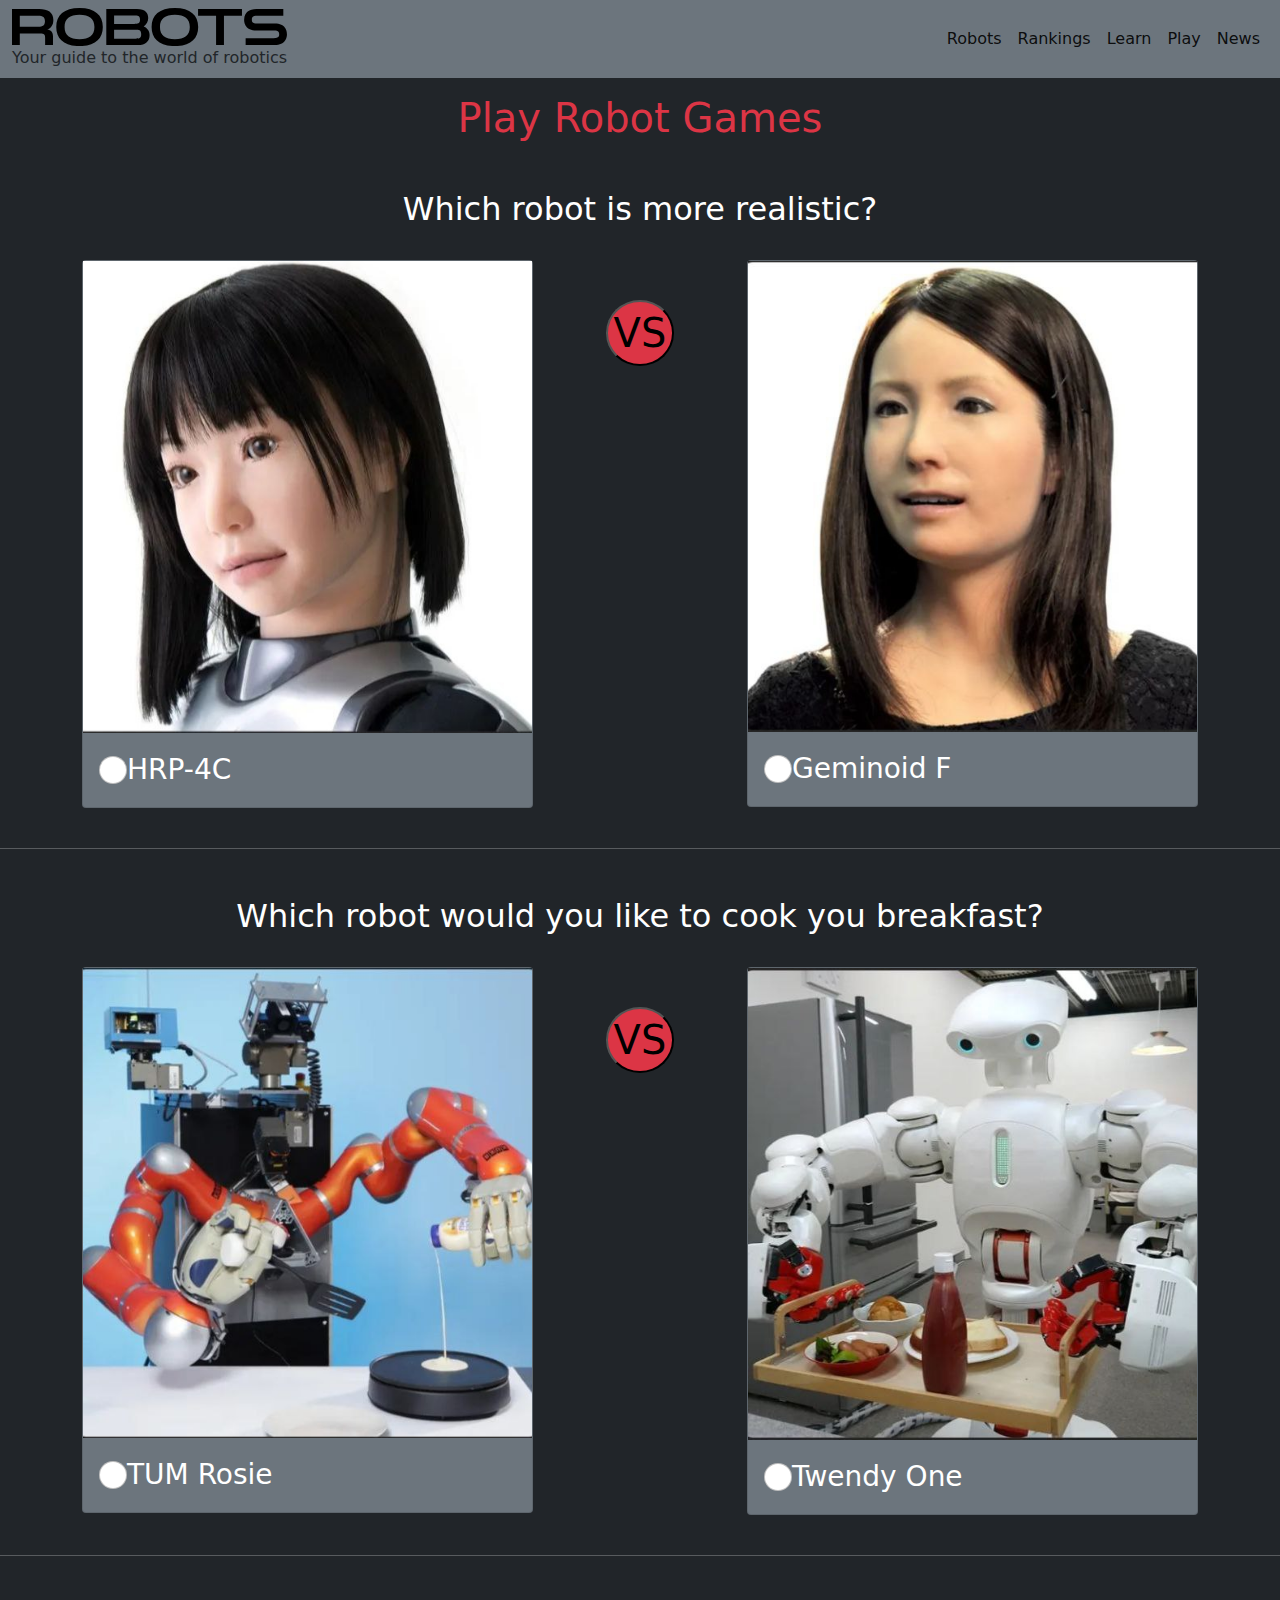
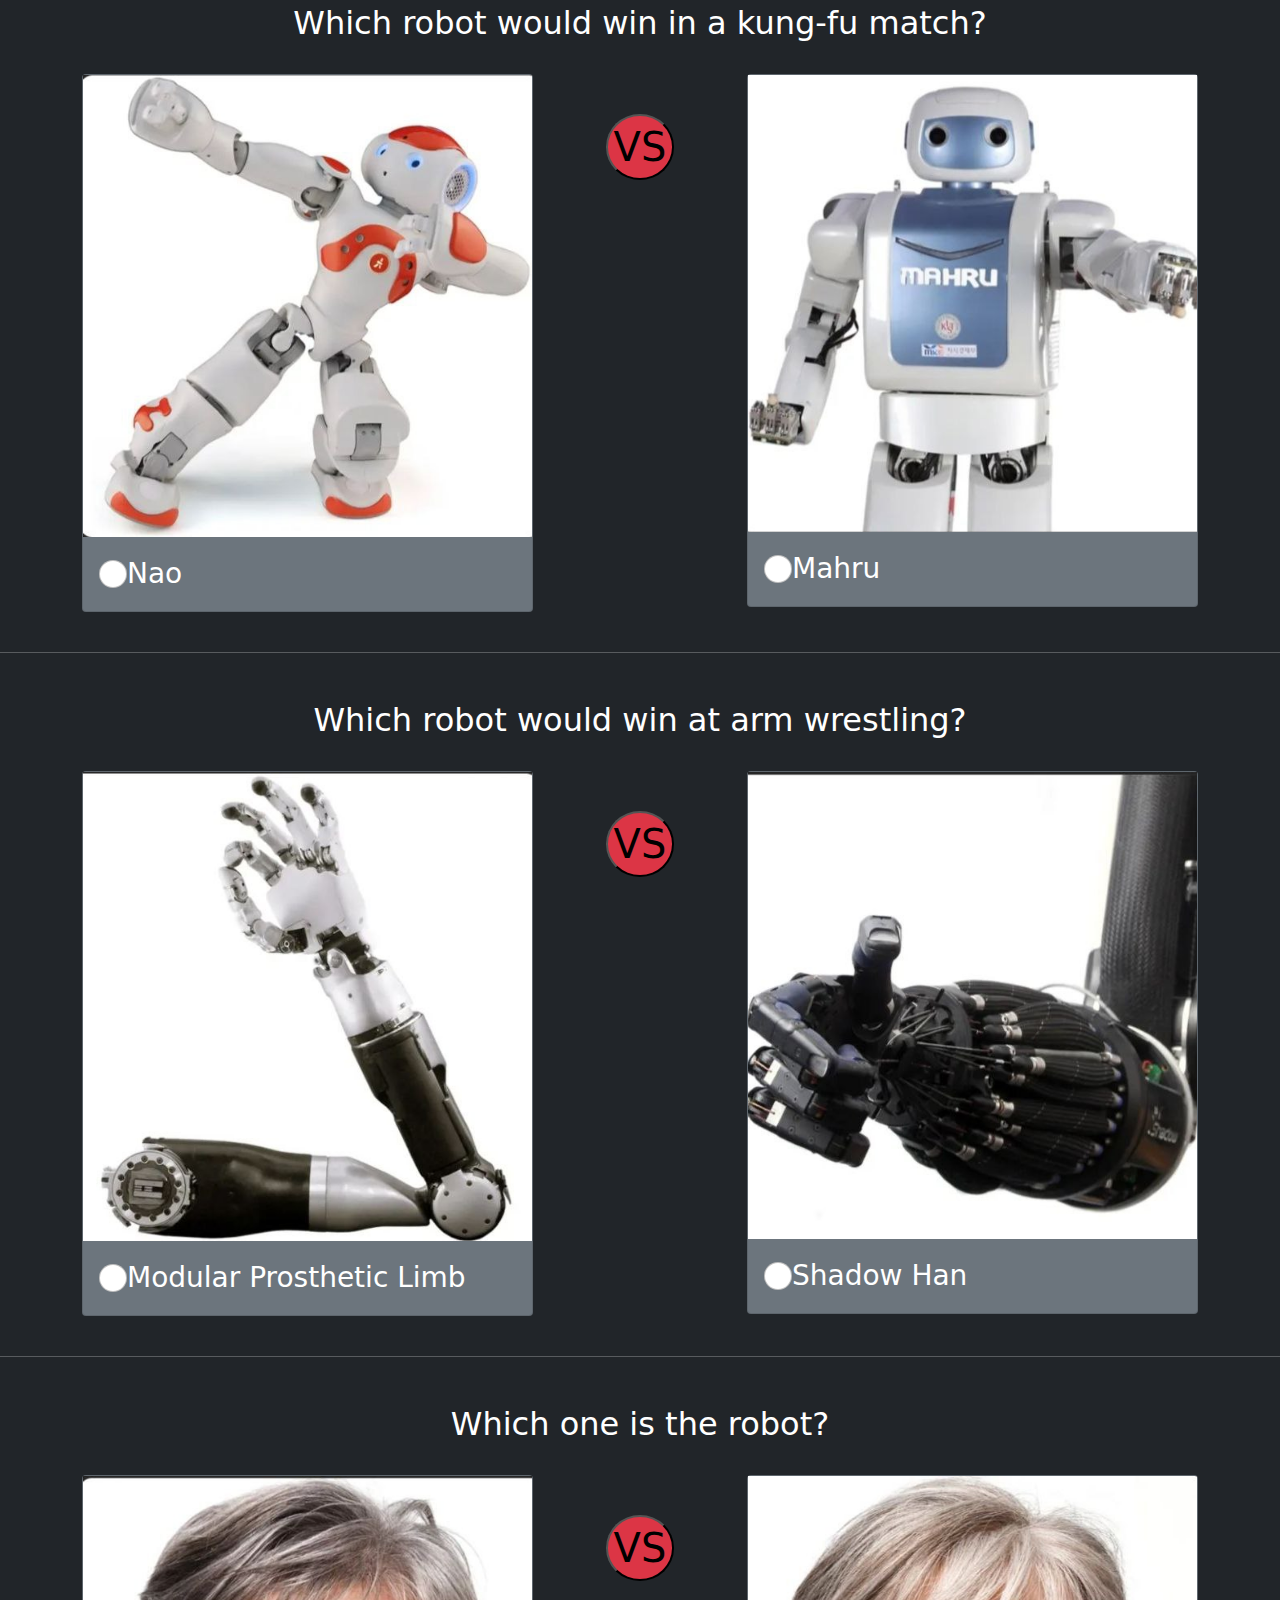
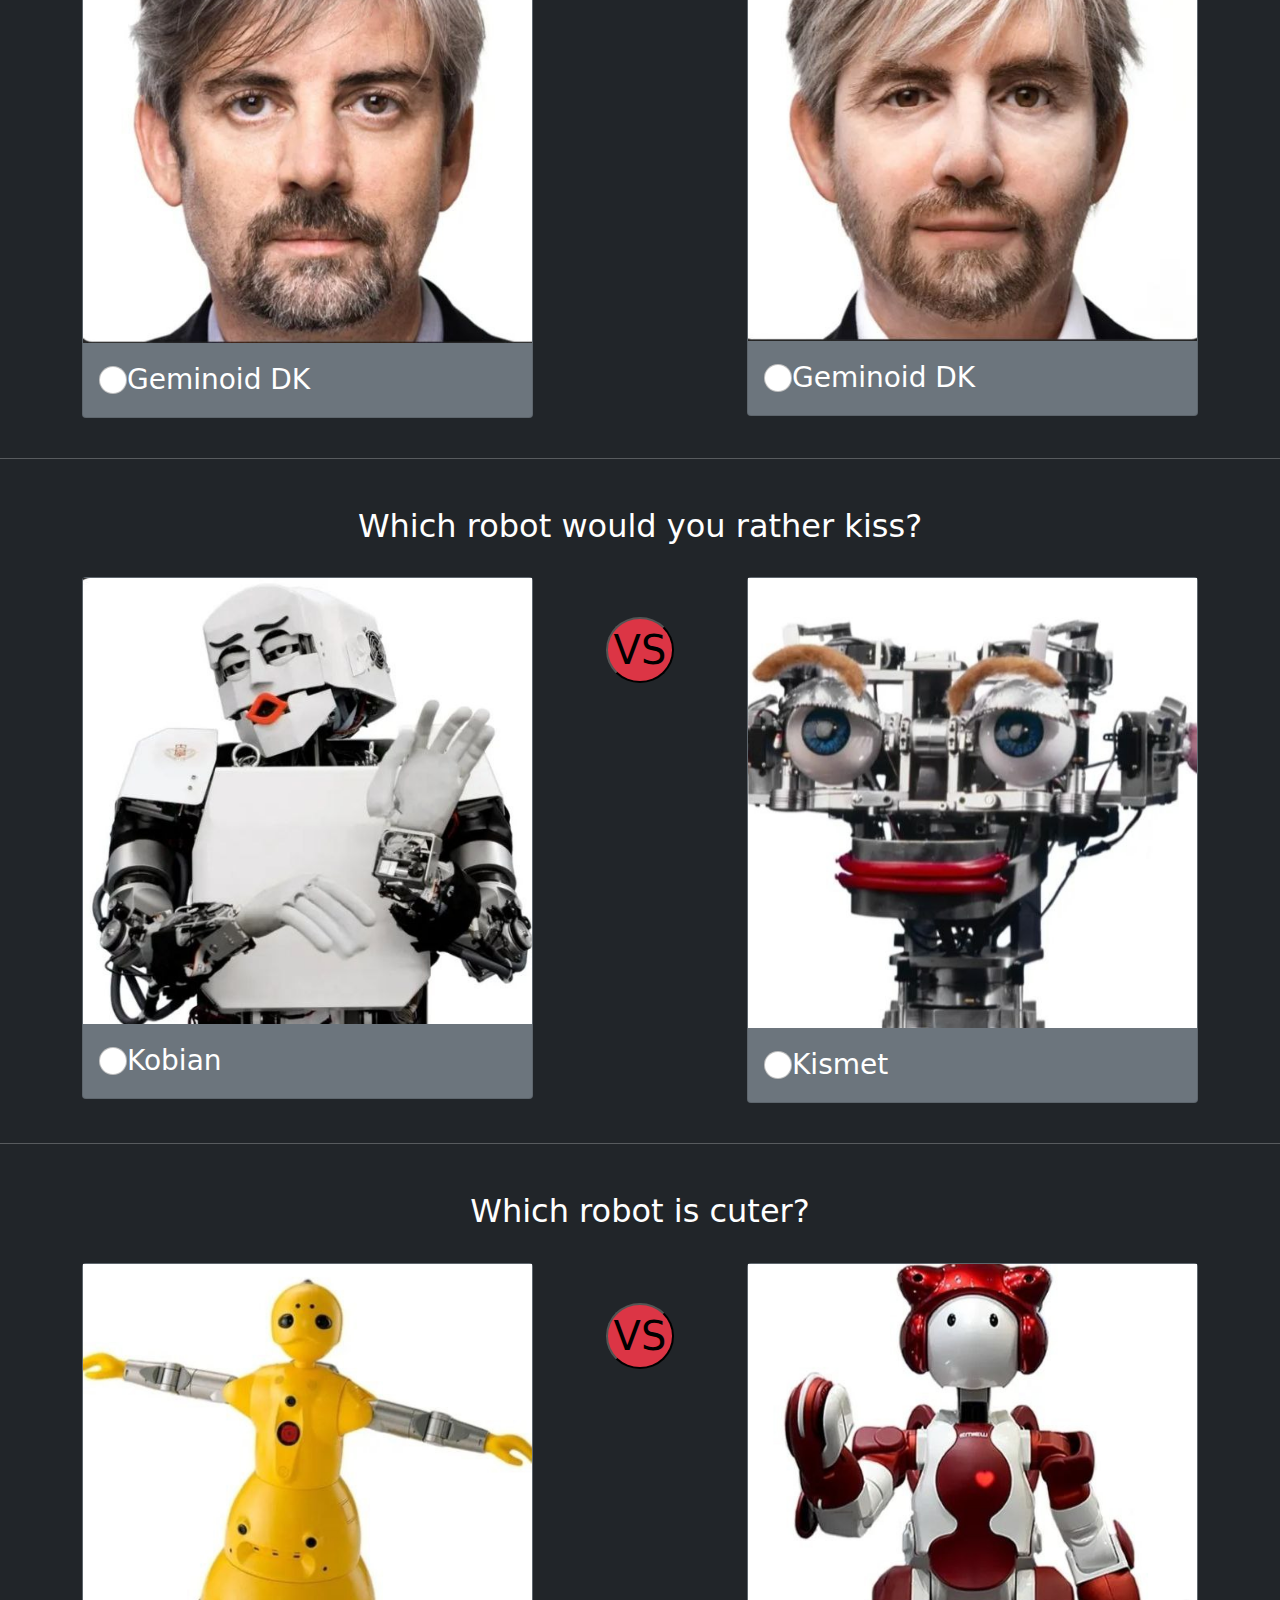
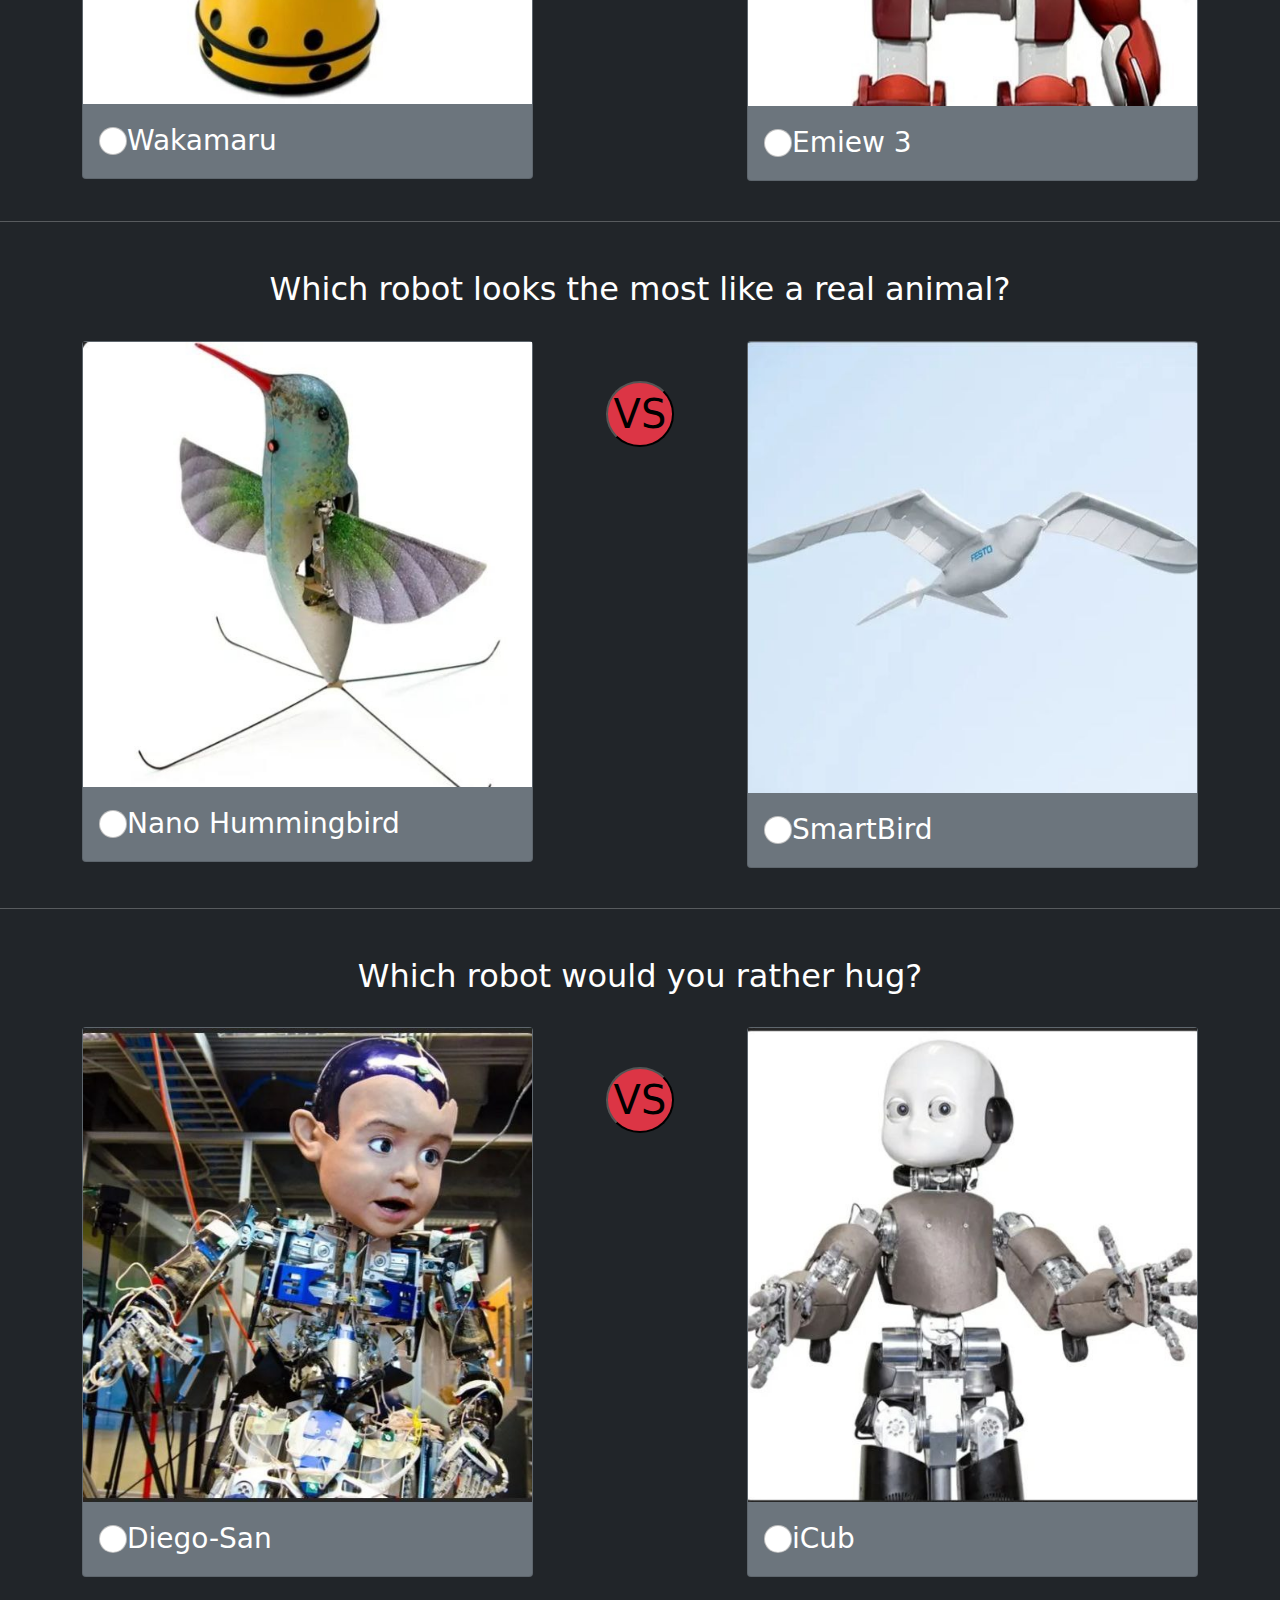
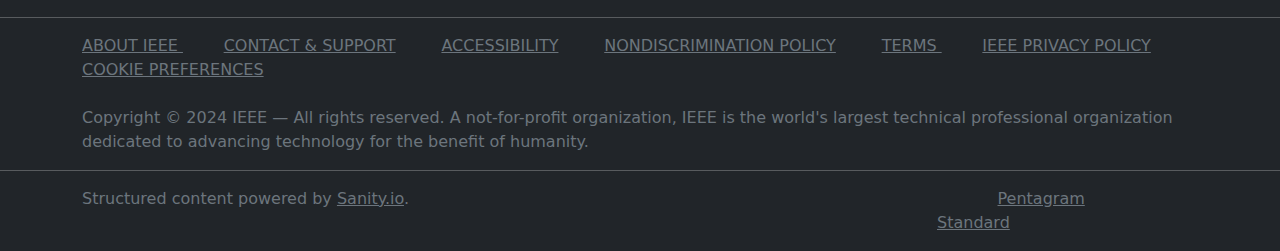
<file: play.html>
<!DOCTYPE html>
<html lang="en">

<head>
    <title>Play</title>
    <link rel="stylesheet" href="./css/bootstrap.min.css">
    <style>
        @media only screen and (max-width:760px) {
            .row img {
                padding: 2%;
            }
            
        }
    </style>
</head>

<body class="bg-dark">
    <!-- nav -->
    <nav class="navbar navbar-expand-lg navbar-light bg-secondary w-190 sticky-top">
        <div class="container-fluid">
            <div class="masthead"><a aria-label="Robots" href="/"><svg class="robots-logo" viewBox="0 0 915.5 126.8">
                        <g>
                            <path d="M136.5,94.2l0,29.2l-26.2,0l0-23.5c0-11.7-2.9-14.8-16-14.8l-68.3,0l0,38.2l-26,0l0-120l90.4,0
        c29.2,0,47.3,11,47.3,36.7c0,16.8-7.5,26.9-20.2,32C129.7,73.8,136.5,81.4,136.5,94.2z M26,25.7l0,37.1l57.8,0c11.9,0,26,0,26-18.5
        c0-18.5-14.1-18.5-26-18.5L26,25.7z"></path>
                            <path d="M147.4,63.2c0-38.9,25.7-63.2,77.5-63.2c51.7,0,77.5,24.5,77.5,63.2c0,38.9-25.8,63.6-77.5,63.6
        C173.1,126.8,147.4,102.3,147.4,63.2z M274.5,63.2c0-27.5-17.2-40.5-49.6-40.5c-32.6,0-49.8,12.8-49.8,40.5
        c0,27.9,17.3,40.8,49.8,40.8C257.2,104,274.5,90.9,274.5,63.2z"></path>
                            <path d="M314,123.4l0-120l102.2,0c28.6,0,37.4,13.9,37.4,30.1c0,12.1-5.6,21.6-15.1,27.7c11.2,4.9,19.7,13.8,19.7,28.6
        c0,20.2-11.7,33.7-40,33.7L314,123.4z M340,53l67.1,0c11.4,0,19.2,0,19.2-14.3c0-14.1-7.8-14.1-19.2-14.1l-67.1,0L340,53z
        M340,102.2l71.7,0c10.7,0,18.5,0,18.5-14.6c0-14.8-7.8-14.8-18.5-14.8l-71.7,0V102.2z"></path>
                            <path d="M464.9,63.2c0-38.9,25.7-63.2,77.5-63.2C594.1,0,620,24.5,620,63.2c0,38.9-25.8,63.6-77.5,63.6
        C490.6,126.8,464.9,102.3,464.9,63.2z M592.1,63.2c0-27.5-17.2-40.5-49.6-40.5c-32.6,0-49.8,12.8-49.8,40.5
        c0,27.9,17.3,40.8,49.8,40.8C574.7,104,592.1,90.9,592.1,63.2z"></path>
                            <path d="M619.6,3.4l146.2,0v22.8l-60,0v97.2l-26.2,0V26.2l-60,0V3.4z"></path>
                            <path d="M874.5,123.4H778v-22.8h93.4c18.3,0,18.3-7.5,18.3-13c0-5.4,0-12.8-18.3-12.8h-57.3C777,74.8,773,49.8,773,39
        c0-14.7,6.5-22.9,11.9-27.2c7.1-5.6,16.7-8.4,29.3-8.4h89.3v22.8h-86.3c-18.4,0-18.4,7.1-18.4,12.8c0,5.5,0,13,18.4,13h57.3
        c37.1,0,41.1,24.9,41.1,35.6C915.5,98.4,911.5,123.4,874.5,123.4z"></path>
                        </g>
                    </svg></a><span class="text-label-xs">Your guide to the world of robotics</span>
            </div>
            <button class="navbar-toggler" type="button" data-bs-toggle="collapse"
                data-bs-target="#navbarSupportedContent" aria-controls="navbarSupportedContent" aria-expanded="false"
                aria-label="Toggle navigation">
                <span class="navbar-toggler-icon"></span>
            </button>
            <div class="collapse navbar-collapse" id="navbarSupportedContent">
                <ul class="navbar-nav ms-auto mb-2 mb-lg-0">
                    <li class="nav-item">
                        <a class="nav-link active" aria-current="page" href="robots.html">Robots</a>
                    </li>
                    <li class="nav-item">
                        <a class="nav-link active" aria-current="page" href="rankings.html">Rankings</a>
                    </li>
                    <li class="nav-item">
                        <a class="nav-link active" aria-current="page" href="learn.html">Learn</a>
                    </li>
                    <li class="nav-item">
                        <a class="nav-link active" aria-current="page" href="play.html">Play</a>
                    </li>
                    <li class="nav-item">
                        <a class="nav-link active" aria-current="page" href="news.html">News</a>
                    </li>
                </ul>
            </div>
        </div>
    </nav>
    <!-- nav -->
    <section>
        <div class="container-fluid">
            <h1 class="text-danger mt-3 text-center fs-1">Play Robot Games</h1>
        </div>
        <div class="container">
            <h2 class="text-white mt-5 text-center fs-2">Which robot is more realistic?
            </h2>
            <div class="row">
                <div class="col-md-5 mt-4">
                    <div class="card bg-secondary">
                        <img src="./Image/play5.jpg" class="img-fluid" alt="...">
                        <div class="card-body">
                            <p class="card-text text-white fs-3 "><input class="form-check-input" type="radio"
                                    name="flexRadioDefault" id="flexRadioDefault1">HRP-4C</p>
                        </div>
                    </div>
                </div>
                <div class="col-md-2 ">
                    <p class="text-center"> <br><br><button
                            class="bg-danger mt-3 rounded-circle fs-1 w-35">
                            VS</button></p>
                </div>
                <div class="col-md-5 mt-4">
                    <div class="card bg-secondary">
                        <img src="./Image/play6.jpg" class="img-fluid" alt="...">
                        <div class="card-body">
                            <p class="card-text text-white fs-3 "><input class="form-check-input" type="radio"
                                    name="flexRadioDefault" id="flexRadioDefault1">Geminoid F</p>
                        </div>
                    </div>
                </div>
            </div>
        </div><br><hr class="text-white">
        <div class="container">
            <h2 class="text-white mt-5 text-center fs-2">Which robot would you like to cook you breakfast?
            </h2>
            <div class="row">
                <div class="col-md-5 mt-4">
                    <div class="card bg-secondary">
                        <img src="./Image/play7.jpg" class="img-fluid" alt="...">
                        <div class="card-body">
                            <p class="card-text text-white fs-3 "><input class="form-check-input" type="radio"
                                    name="flexRadioDefault" id="flexRadioDefault1">TUM Rosie</p>
                        </div>
                    </div>
                </div>
                <div class="col-md-2">
                    <p class="text-center"> <br><br><button
                            class="bg-danger  mt-3 rounded-circle fs-1 w-35">
                            VS</button></p>
                </div>
                <div class="col-md-5 mt-4">
                    <div class="card bg-secondary">
                        <img src="./Image/play8.jpg" class="img-fluid" alt="...">
                        <div class="card-body">
                            <p class="card-text text-white fs-3 "><input class="form-check-input" type="radio"
                                    name="flexRadioDefault" id="flexRadioDefault1">Twendy One</p>
                        </div>
                    </div>
                </div>
            </div>
        </div><br><hr class="text-white">
        <div class="container">
            <h2 class="text-white mt-5 text-center fs-2">Which robot would win in a kung-fu match?
            </h2>
            <div class="row">
                <div class="col-md-5 mt-4">
                    <div class="card bg-secondary">
                        <img src="./Image/play15.jpg" class="img-fluid" alt="...">
                        <div class="card-body">
                            <p class="card-text text-white fs-3 "><input class="form-check-input" type="radio"
                                    name="flexRadioDefault" id="flexRadioDefault1">Nao</p>
                        </div>
                    </div>
                </div>
                <div class="col-md-2">
                    <p class="text-center"> <br><br><button
                            class="bg-danger  mt-3 rounded-circle fs-1 w-35">
                            VS</button></p>
                </div>
                <div class="col-md-5 mt-4">
                    <div class="card bg-secondary">
                        <img src="./Image/play16.jpg" class="img-fluid" alt="...">
                        <div class="card-body">
                            <p class="card-text text-white fs-3 "><input class="form-check-input" type="radio"
                                    name="flexRadioDefault" id="flexRadioDefault1">Mahru</p>
                        </div>
                    </div>
                </div>
            </div>
        </div><br><hr class="text-white">
        <div class="container">
            <h2 class="text-white mt-5 text-center fs-2">Which robot would win  at arm wrestling?
            </h2>
            <div class="row">
                <div class="col-md-5 mt-4">
                    <div class="card bg-secondary">
                        <img src="./Image/play11.jpg" class="img-fluid" alt="...">
                        <div class="card-body">
                            <p class="card-text text-white fs-3 "><input class="form-check-input" type="radio"
                                    name="flexRadioDefault" id="flexRadioDefault1">Modular Prosthetic Limb</p>
                        </div>
                    </div>
                </div>
                <div class="col-md-2">
                    <p class="text-center"> <br><br><button
                            class="bg-danger  mt-3 rounded-circle fs-1 w-35">
                            VS</button></p>
                </div>
                <div class="col-md-5 mt-4">
                    <div class="card bg-secondary">
                        <img src="./Image/play12.jpg" class="img-fluid" alt="...">
                        <div class="card-body">
                            <p class="card-text text-white fs-3 "><input class="form-check-input" type="radio"
                                    name="flexRadioDefault" id="flexRadioDefault1">Shadow Han</p>
                        </div>
                    </div>
                </div>
            </div>
        </div><br><hr class="text-white">
        <div class="container">
            <h2 class="text-white mt-5 text-center fs-2">Which one is the robot?
            </h2>
            <div class="row">
                <div class="col-md-5 mt-4">
                    <div class="card bg-secondary">
                        <img src="./Image/play19.jpg" class="img-fluid" alt="...">
                        <div class="card-body">
                            <p class="card-text text-white fs-3 "><input class="form-check-input" type="radio"
                                    name="flexRadioDefault" id="flexRadioDefault1">Geminoid DK
                                </p>
                        </div>
                    </div>
                </div>
                <div class="col-md-2">
                    <p class="text-center"> <br><br><button
                            class="bg-danger  mt-3 rounded-circle fs-1 w-35">
                            VS</button></p>
                </div>
                <div class="col-md-5 mt-4">
                    <div class="card bg-secondary">
                        <img src="./Image/play20.jpg" class="img-fluid" alt="...">
                        <div class="card-body">
                            <p class="card-text text-white fs-3 "><input class="form-check-input" type="radio"
                                    name="flexRadioDefault" id="flexRadioDefault1">Geminoid DK
                                </p>
                        </div>
                    </div>
                </div>
            </div>
        </div><br><hr class="text-white">
        <div class="container">
            <h2 class="text-white mt-5 text-center fs-2">Which  robot would you rather kiss?
            </h2>
            <div class="row">
                <div class="col-md-5 mt-4">
                    <div class="card bg-secondary">
                        <img src="./Image/play13.jpg" class="img-fluid" alt="...">
                        <div class="card-body">
                            <p class="card-text text-white fs-3 "><input class="form-check-input" type="radio"
                                    name="flexRadioDefault" id="flexRadioDefault1">Kobian
                                </p>
                        </div>
                    </div>
                </div>
                <div class="col-md-2">
                    <p class="text-center"> <br><br><button
                            class="bg-danger  mt-3 rounded-circle fs-1 w-35">
                            VS</button></p>
                </div>
                <div class="col-md-5 mt-4">
                    <div class="card bg-secondary">
                        <img src="./Image/play14.jpg" class="img-fluid" alt="...">
                        <div class="card-body">
                            <p class="card-text text-white fs-3 "><input class="form-check-input" type="radio"
                                    name="flexRadioDefault" id="flexRadioDefault1">Kismet

                                </p>
                        </div>
                    </div>
                </div>
            </div>
        </div><br><hr class="text-white">
        <div class="container">
            <h2 class="text-white mt-5 text-center fs-2">Which  robot is cuter?
            </h2>
            <div class="row">
                <div class="col-md-5 mt-4">
                    <div class="card bg-secondary">
                        <img src="./Image/play9.jpg" class="img-fluid" alt="...">
                        <div class="card-body">
                            <p class="card-text text-white fs-3 "><input class="form-check-input" type="radio"
                                    name="flexRadioDefault" id="flexRadioDefault1">Wakamaru
                                </p>
                        </div>
                    </div>
                </div>
                <div class="col-md-2">
                    <p class="text-center"> <br><br><button
                            class="bg-danger  mt-3 rounded-circle fs-1 w-35">
                            VS</button></p>
                </div>
                <div class="col-md-5 mt-4">
                    <div class="card bg-secondary">
                        <img src="./Image/play10.jpg" class="img-fluid" alt="...">
                        <div class="card-body">
                            <p class="card-text text-white fs-3 "><input class="form-check-input" type="radio"
                                    name="flexRadioDefault" id="flexRadioDefault1">Emiew 3

                                </p>
                        </div>
                    </div>
                </div>
            </div>
        </div><br><hr class="text-white">
        <div class="container">
            <h2 class="text-white mt-5 text-center fs-2">Which  robot  looks the most like a real animal?
            </h2>
            <div class="row">
                <div class="col-md-5 mt-4">
                    <div class="card bg-secondary">
                        <img src="./Image/play17.jpg" class="img-fluid" alt="...">
                        <div class="card-body">
                            <p class="card-text text-white fs-3 "><input class="form-check-input" type="radio"
                                    name="flexRadioDefault" id="flexRadioDefault1">Nano Hummingbird
                                </p>
                        </div>
                    </div>
                </div>
                <div class="col-md-2">
                    <p class="text-center"> <br><br><button
                            class="bg-danger  mt-3 rounded-circle fs-1 w-35">
                            VS</button></p>
                </div>
                <div class="col-md-5 mt-4">
                    <div class="card bg-secondary">
                        <img src="./Image/play18.jpg" class="img-fluid" alt="...">
                        <div class="card-body">
                            <p class="card-text text-white fs-3 "><input class="form-check-input" type="radio"
                                    name="flexRadioDefault" id="flexRadioDefault1">SmartBird

                                </p>
                        </div>
                    </div>
                </div>
            </div>
        </div><br><hr class="text-white">
        <div class="container">
            <h2 class="text-white mt-5 text-center fs-2">Which robot would you rather hug?
            </h2>
            <div class="row">
                <div class="col-md-5 mt-4">
                    <div class="card bg-secondary">
                        <img src="./Image/play1.jpg" class="img-fluid" alt="...">
                        <div class="card-body">
                            <p class="card-text text-white fs-3 "><input class="form-check-input" type="radio"
                                    name="flexRadioDefault" id="flexRadioDefault1">Diego-San</p>
                        </div>
                    </div>
                </div>
                <div class="col-md-2">
                    <p class="text-center"> <br><br><button
                            class="bg-danger  mt-3 rounded-circle fs-1 w-35">
                            VS</button></p>
                </div>
                <div class="col-md-5 mt-4">
                    <div class="card bg-secondary">
                        <img src="./Image/play2.jpg" class="img-fluid" alt="...">
                        <div class="card-body">
                            <p class="card-text text-white fs-3 "><input class="form-check-input" type="radio"
                                    name="flexRadioDefault" id="flexRadioDefault1">iCub</p>
                        </div>
                    </div>
                </div>
            </div>
        </div><br><hr class="text-white">
    </section>
    <footer>
        <div class="container">
            <a href="#" class="text-secondary ">ABOUT IEEE
            </a> &nbsp; &nbsp; &nbsp; &nbsp;
            <a href="#" class="text-secondary ">CONTACT & SUPPORT</a> &nbsp; &nbsp; &nbsp; &nbsp;
            <a href="#" class="text-secondary ">ACCESSIBILITY</a> &nbsp; &nbsp; &nbsp; &nbsp;
            <a href="#" class="text-secondary ">NONDISCRIMINATION POLICY</a> &nbsp; &nbsp; &nbsp; &nbsp;
            <a href="#" class="text-secondary ">TERMS
            </a> &nbsp; &nbsp; &nbsp; &nbsp;
            <a href="#" class="text-secondary ">IEEE PRIVACY POLICY</a> &nbsp; &nbsp; &nbsp; &nbsp;
            <a href="#" class="text-secondary ">COOKIE PREFERENCES
            </a>
            <p class="text-secondary mt-4">Copyright © 2024 IEEE — All rights reserved. A not-for-profit organization,
                IEEE is the
                world's largest technical professional organization dedicated to advancing technology for the benefit of
                humanity.</p>
        </div>
        <hr class="text-white">
        <div class="container">
            <div class="row">
                <div class="col-md-4">
                    <p class="text-secondary">Structured content powered by <a href="#"
                            class="text-secondary">Sanity.io</a>.</p>
                </div>
                <div class="col-md-5"></div>
                <div class="col-md-3">
                    <p>Site by <a href="" class="text-secondary">Pentagram</a> and <a href=""
                            class="text-secondary">Standard</a>.</p>
                </div>
            </div>
        </div>
    </footer>

    <script src="js/bootstrap.bundle.min.js"></script>
</body>

</html>
</file>
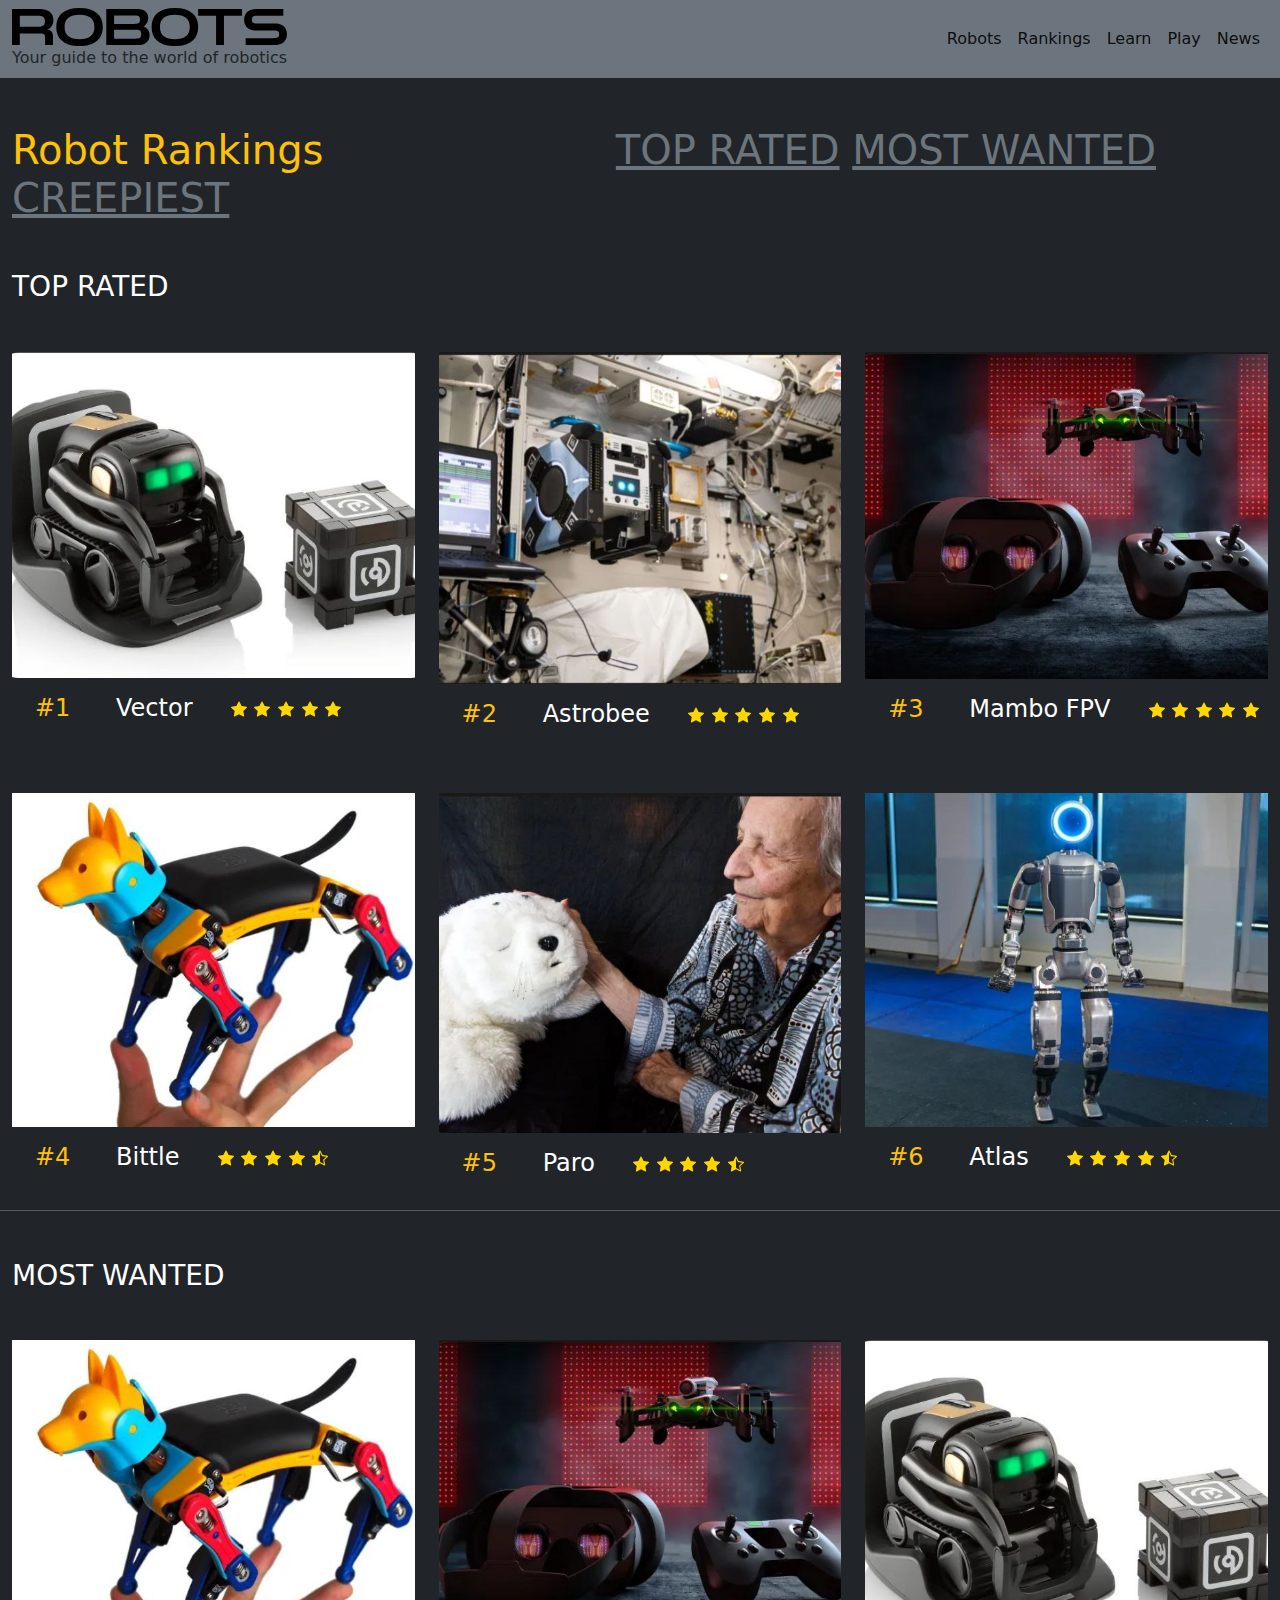
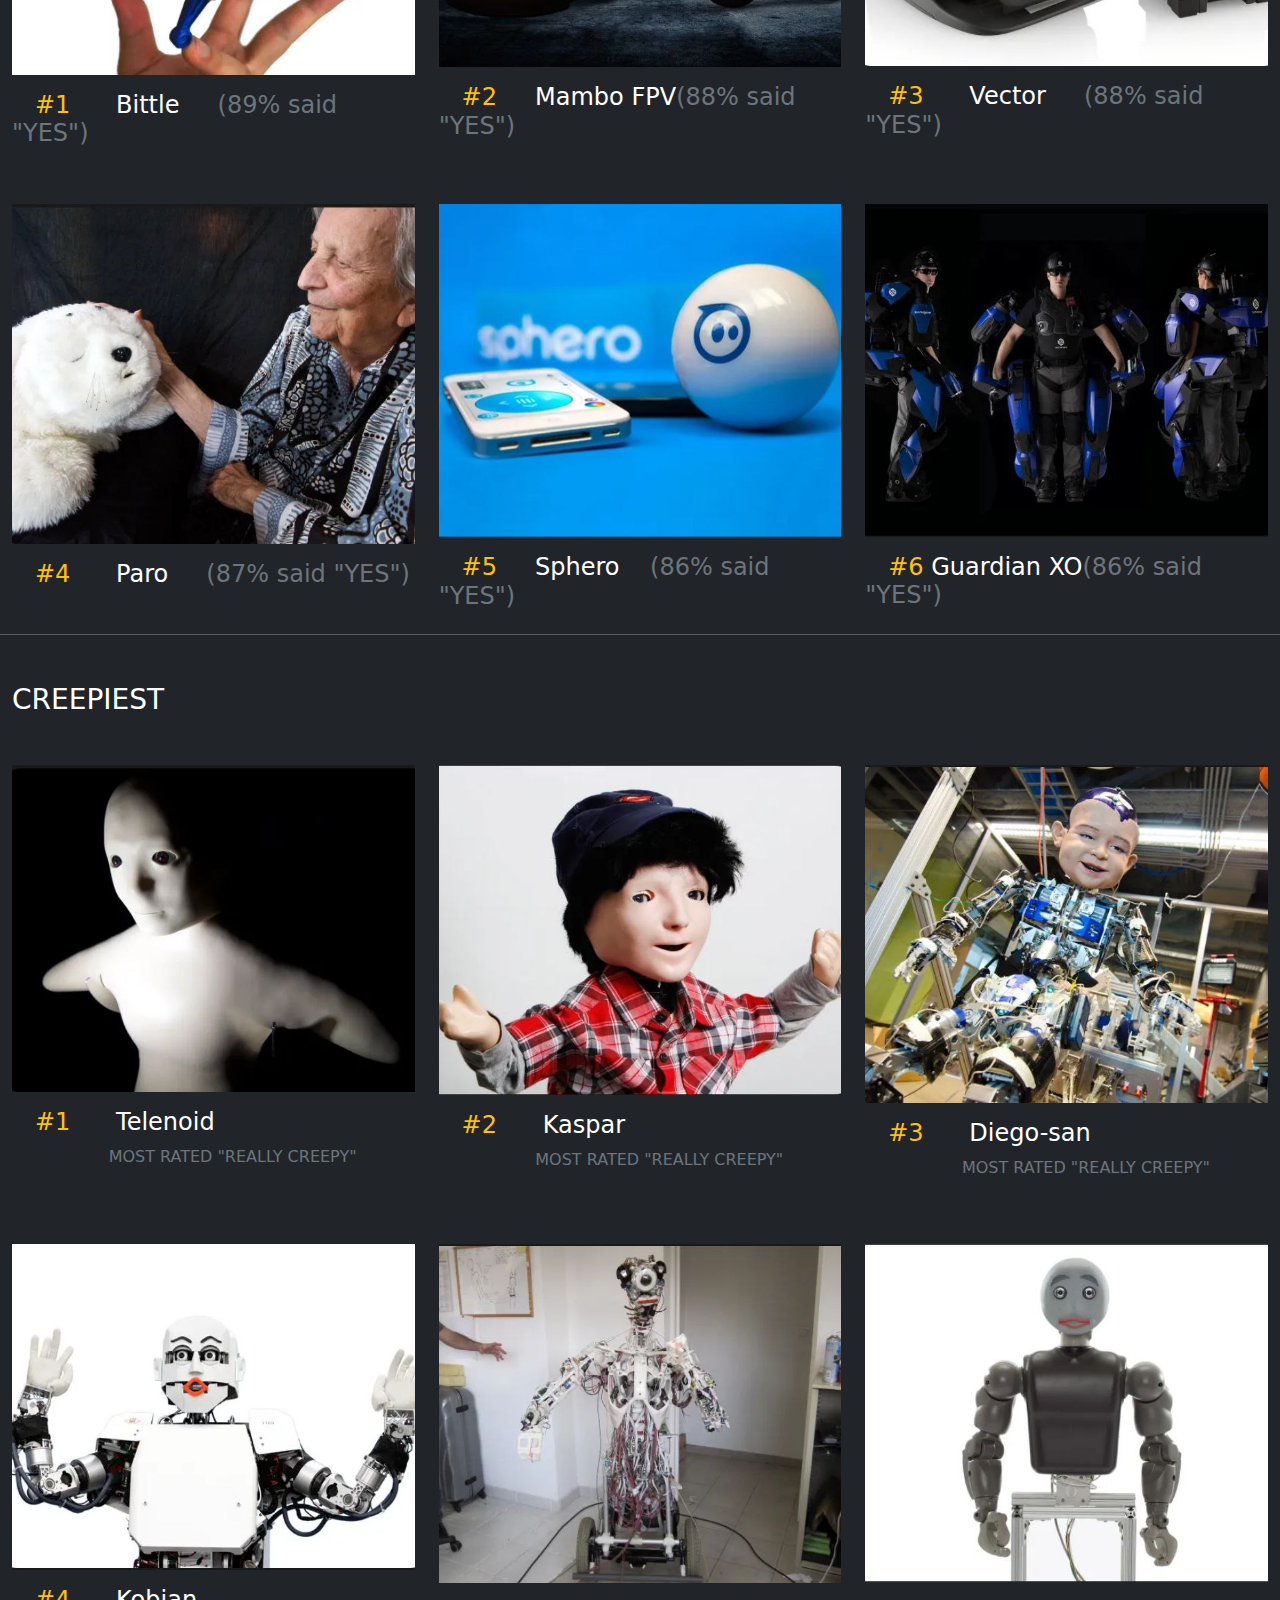
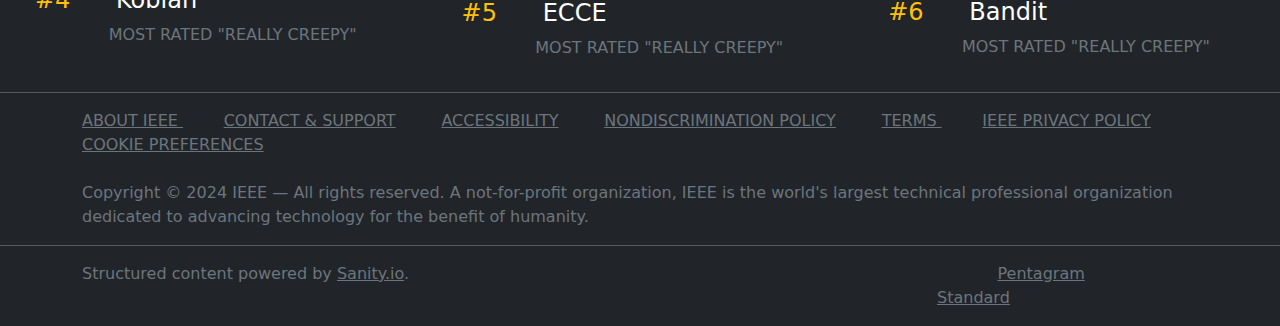
<file: rankings.html>
<!DOCTYPE html>
<html lang="en">

<head>

    <title>Rankings</title>
    <link rel="stylesheet" href="css/bootstrap.min.css">
    <style>
        @media only screen and (max-width:760px) {
            .row img {
                padding: 2%;
            }
            
        }
    </style>
</head>

<body class="bg-dark">
    <!-- nav -->
    <nav class="navbar navbar-expand-lg navbar-light bg-secondary w-190 sticky-top">
        <div class="container-fluid">
            <div class="masthead"><a aria-label="Robots" href="/"><svg class="robots-logo" viewBox="0 0 915.5 126.8">
                        <g>
                            <path d="M136.5,94.2l0,29.2l-26.2,0l0-23.5c0-11.7-2.9-14.8-16-14.8l-68.3,0l0,38.2l-26,0l0-120l90.4,0
        c29.2,0,47.3,11,47.3,36.7c0,16.8-7.5,26.9-20.2,32C129.7,73.8,136.5,81.4,136.5,94.2z M26,25.7l0,37.1l57.8,0c11.9,0,26,0,26-18.5
        c0-18.5-14.1-18.5-26-18.5L26,25.7z"></path>
                            <path d="M147.4,63.2c0-38.9,25.7-63.2,77.5-63.2c51.7,0,77.5,24.5,77.5,63.2c0,38.9-25.8,63.6-77.5,63.6
        C173.1,126.8,147.4,102.3,147.4,63.2z M274.5,63.2c0-27.5-17.2-40.5-49.6-40.5c-32.6,0-49.8,12.8-49.8,40.5
        c0,27.9,17.3,40.8,49.8,40.8C257.2,104,274.5,90.9,274.5,63.2z"></path>
                            <path d="M314,123.4l0-120l102.2,0c28.6,0,37.4,13.9,37.4,30.1c0,12.1-5.6,21.6-15.1,27.7c11.2,4.9,19.7,13.8,19.7,28.6
        c0,20.2-11.7,33.7-40,33.7L314,123.4z M340,53l67.1,0c11.4,0,19.2,0,19.2-14.3c0-14.1-7.8-14.1-19.2-14.1l-67.1,0L340,53z
        M340,102.2l71.7,0c10.7,0,18.5,0,18.5-14.6c0-14.8-7.8-14.8-18.5-14.8l-71.7,0V102.2z"></path>
                            <path d="M464.9,63.2c0-38.9,25.7-63.2,77.5-63.2C594.1,0,620,24.5,620,63.2c0,38.9-25.8,63.6-77.5,63.6
        C490.6,126.8,464.9,102.3,464.9,63.2z M592.1,63.2c0-27.5-17.2-40.5-49.6-40.5c-32.6,0-49.8,12.8-49.8,40.5
        c0,27.9,17.3,40.8,49.8,40.8C574.7,104,592.1,90.9,592.1,63.2z"></path>
                            <path d="M619.6,3.4l146.2,0v22.8l-60,0v97.2l-26.2,0V26.2l-60,0V3.4z"></path>
                            <path d="M874.5,123.4H778v-22.8h93.4c18.3,0,18.3-7.5,18.3-13c0-5.4,0-12.8-18.3-12.8h-57.3C777,74.8,773,49.8,773,39
        c0-14.7,6.5-22.9,11.9-27.2c7.1-5.6,16.7-8.4,29.3-8.4h89.3v22.8h-86.3c-18.4,0-18.4,7.1-18.4,12.8c0,5.5,0,13,18.4,13h57.3
        c37.1,0,41.1,24.9,41.1,35.6C915.5,98.4,911.5,123.4,874.5,123.4z"></path>
                        </g>
                    </svg></a><span class="text-label-xs">Your guide to the world of robotics</span>
            </div>
            <button class="navbar-toggler" type="button" data-bs-toggle="collapse"
                data-bs-target="#navbarSupportedContent" aria-controls="navbarSupportedContent" aria-expanded="false"
                aria-label="Toggle navigation">
                <span class="navbar-toggler-icon"></span>
            </button>
            <div class="collapse navbar-collapse" id="navbarSupportedContent">
                <ul class="navbar-nav ms-auto mb-2 mb-lg-0">
                    <li class="nav-item">
                        <a class="nav-link active" aria-current="page" href="robots.html">Robots</a>
                    </li>
                    <li class="nav-item">
                        <a class="nav-link active" aria-current="page" href="rankings.html">Rankings</a>
                    </li>
                    <li class="nav-item">
                        <a class="nav-link active" aria-current="page" href="learn.html">Learn</a>
                    </li>
                    <li class="nav-item">
                        <a class="nav-link active" aria-current="page" href="play.html">Play</a>
                    </li>
                    <li class="nav-item">
                        <a class="nav-link active" aria-current="page" href="news.html">News</a>
                    </li>
                </ul>
            </div>
        </div>
    </nav>
    <!-- nav -->

        <div class="container-fluid">
            <h1 class="text-warning mt-5 ">Robot Rankings &nbsp; &nbsp; &nbsp; &nbsp; &nbsp; &nbsp; &nbsp; &nbsp; &nbsp;
                &nbsp; &nbsp;
                <a href="#top" class="text-secondary mt-">TOP RATED</a>
                <a href="#want" class="text-secondary">MOST WANTED</a>
                <a href="#creep" class="text-secondary">CREEPIEST</a>
            </h1>
        </div>
    
        <section id="top">
        <div class="container-fluid">
            <h3 class="text-white mt-5">TOP RATED</h3>
            <div class="row mt-5">
                <div class="col-md-4">
                    <img src="./Image/r1.jpg" alt="" class="img-fluid">
                    <h4 class="text-white mt-3 mb-3"><span class="text-warning"> &nbsp; &nbsp;#1 &nbsp; &nbsp;
                            &nbsp;</span>Vector &nbsp; &nbsp;
                        <svg xmlns="http://www.w3.org/2000/svg" width="16" height="16" fill="gold"
                            class="bi bi-star-fill" viewBox="0 0 16 16">
                            <path
                                d="M3.612 15.443c-.386.198-.824-.149-.746-.592l.83-4.73L.173 6.765c-.329-.314-.158-.888.283-.95l4.898-.696L7.538.792c.197-.39.73-.39.927 0l2.184 4.327 4.898.696c.441.062.612.636.282.95l-3.522 3.356.83 4.73c.078.443-.36.79-.746.592L8 13.187l-4.389 2.256z" />
                        </svg>
                        <svg xmlns="http://www.w3.org/2000/svg" width="16" height="16" fill="gold"
                            class="bi bi-star-fill" viewBox="0 0 16 16">
                            <path
                                d="M3.612 15.443c-.386.198-.824-.149-.746-.592l.83-4.73L.173 6.765c-.329-.314-.158-.888.283-.95l4.898-.696L7.538.792c.197-.39.73-.39.927 0l2.184 4.327 4.898.696c.441.062.612.636.282.95l-3.522 3.356.83 4.73c.078.443-.36.79-.746.592L8 13.187l-4.389 2.256z" />
                        </svg>
                        <svg xmlns="http://www.w3.org/2000/svg" width="16" height="16" fill="gold"
                            class="bi bi-star-fill" viewBox="0 0 16 16">
                            <path
                                d="M3.612 15.443c-.386.198-.824-.149-.746-.592l.83-4.73L.173 6.765c-.329-.314-.158-.888.283-.95l4.898-.696L7.538.792c.197-.39.73-.39.927 0l2.184 4.327 4.898.696c.441.062.612.636.282.95l-3.522 3.356.83 4.73c.078.443-.36.79-.746.592L8 13.187l-4.389 2.256z" />
                        </svg>
                        <svg xmlns="http://www.w3.org/2000/svg" width="16" height="16" fill="gold"
                            class="bi bi-star-fill" viewBox="0 0 16 16">
                            <path
                                d="M3.612 15.443c-.386.198-.824-.149-.746-.592l.83-4.73L.173 6.765c-.329-.314-.158-.888.283-.95l4.898-.696L7.538.792c.197-.39.73-.39.927 0l2.184 4.327 4.898.696c.441.062.612.636.282.95l-3.522 3.356.83 4.73c.078.443-.36.79-.746.592L8 13.187l-4.389 2.256z" />
                        </svg>
                        <svg xmlns="http://www.w3.org/2000/svg" width="16" height="16" fill="gold"
                            class="bi bi-star-fill" viewBox="0 0 16 16">
                            <path
                                d="M3.612 15.443c-.386.198-.824-.149-.746-.592l.83-4.73L.173 6.765c-.329-.314-.158-.888.283-.95l4.898-.696L7.538.792c.197-.39.73-.39.927 0l2.184 4.327 4.898.696c.441.062.612.636.282.95l-3.522 3.356.83 4.73c.078.443-.36.79-.746.592L8 13.187l-4.389 2.256z" />
                        </svg>
                    </h4>


                </div>
                <div class="col-md-4">
                    <img src="./Image/r2.jpg" alt="" class="img-fluid">
                    <h4 class="text-white mt-3  mb-3"><span class="text-warning"> &nbsp; &nbsp;#2 &nbsp; &nbsp;
                            &nbsp;</span>Astrobee &nbsp; &nbsp;
                        <svg xmlns="http://www.w3.org/2000/svg" width="16" height="16" fill="gold"
                            class="bi bi-star-fill" viewBox="0 0 16 16">
                            <path
                                d="M3.612 15.443c-.386.198-.824-.149-.746-.592l.83-4.73L.173 6.765c-.329-.314-.158-.888.283-.95l4.898-.696L7.538.792c.197-.39.73-.39.927 0l2.184 4.327 4.898.696c.441.062.612.636.282.95l-3.522 3.356.83 4.73c.078.443-.36.79-.746.592L8 13.187l-4.389 2.256z" />
                        </svg>
                        <svg xmlns="http://www.w3.org/2000/svg" width="16" height="16" fill="gold"
                            class="bi bi-star-fill" viewBox="0 0 16 16">
                            <path
                                d="M3.612 15.443c-.386.198-.824-.149-.746-.592l.83-4.73L.173 6.765c-.329-.314-.158-.888.283-.95l4.898-.696L7.538.792c.197-.39.73-.39.927 0l2.184 4.327 4.898.696c.441.062.612.636.282.95l-3.522 3.356.83 4.73c.078.443-.36.79-.746.592L8 13.187l-4.389 2.256z" />
                        </svg>
                        <svg xmlns="http://www.w3.org/2000/svg" width="16" height="16" fill="gold"
                            class="bi bi-star-fill" viewBox="0 0 16 16">
                            <path
                                d="M3.612 15.443c-.386.198-.824-.149-.746-.592l.83-4.73L.173 6.765c-.329-.314-.158-.888.283-.95l4.898-.696L7.538.792c.197-.39.73-.39.927 0l2.184 4.327 4.898.696c.441.062.612.636.282.95l-3.522 3.356.83 4.73c.078.443-.36.79-.746.592L8 13.187l-4.389 2.256z" />
                        </svg>
                        <svg xmlns="http://www.w3.org/2000/svg" width="16" height="16" fill="gold"
                            class="bi bi-star-fill" viewBox="0 0 16 16">
                            <path
                                d="M3.612 15.443c-.386.198-.824-.149-.746-.592l.83-4.73L.173 6.765c-.329-.314-.158-.888.283-.95l4.898-.696L7.538.792c.197-.39.73-.39.927 0l2.184 4.327 4.898.696c.441.062.612.636.282.95l-3.522 3.356.83 4.73c.078.443-.36.79-.746.592L8 13.187l-4.389 2.256z" />
                        </svg>
                        <svg xmlns="http://www.w3.org/2000/svg" width="16" height="16" fill="gold"
                            class="bi bi-star-fill" viewBox="0 0 16 16">
                            <path
                                d="M3.612 15.443c-.386.198-.824-.149-.746-.592l.83-4.73L.173 6.765c-.329-.314-.158-.888.283-.95l4.898-.696L7.538.792c.197-.39.73-.39.927 0l2.184 4.327 4.898.696c.441.062.612.636.282.95l-3.522 3.356.83 4.73c.078.443-.36.79-.746.592L8 13.187l-4.389 2.256z" />
                        </svg>
                    </h4>
                </div>
                <div class="col-md-4">
                    <img src="./Image/r3.jpg" alt="" class="img-fluid">
                    <h4 class="text-white mt-3"><span class="text-warning"> &nbsp; &nbsp;#3 &nbsp; &nbsp;
                            &nbsp;</span>Mambo FPV &nbsp; &nbsp;
                        <svg xmlns="http://www.w3.org/2000/svg" width="16" height="16" fill="gold"
                            class="bi bi-star-fill" viewBox="0 0 16 16">
                            <path
                                d="M3.612 15.443c-.386.198-.824-.149-.746-.592l.83-4.73L.173 6.765c-.329-.314-.158-.888.283-.95l4.898-.696L7.538.792c.197-.39.73-.39.927 0l2.184 4.327 4.898.696c.441.062.612.636.282.95l-3.522 3.356.83 4.73c.078.443-.36.79-.746.592L8 13.187l-4.389 2.256z" />
                        </svg>
                        <svg xmlns="http://www.w3.org/2000/svg" width="16" height="16" fill="gold"
                            class="bi bi-star-fill" viewBox="0 0 16 16">
                            <path
                                d="M3.612 15.443c-.386.198-.824-.149-.746-.592l.83-4.73L.173 6.765c-.329-.314-.158-.888.283-.95l4.898-.696L7.538.792c.197-.39.73-.39.927 0l2.184 4.327 4.898.696c.441.062.612.636.282.95l-3.522 3.356.83 4.73c.078.443-.36.79-.746.592L8 13.187l-4.389 2.256z" />
                        </svg>
                        <svg xmlns="http://www.w3.org/2000/svg" width="16" height="16" fill="gold"
                            class="bi bi-star-fill" viewBox="0 0 16 16">
                            <path
                                d="M3.612 15.443c-.386.198-.824-.149-.746-.592l.83-4.73L.173 6.765c-.329-.314-.158-.888.283-.95l4.898-.696L7.538.792c.197-.39.73-.39.927 0l2.184 4.327 4.898.696c.441.062.612.636.282.95l-3.522 3.356.83 4.73c.078.443-.36.79-.746.592L8 13.187l-4.389 2.256z" />
                        </svg>
                        <svg xmlns="http://www.w3.org/2000/svg" width="16" height="16" fill="gold"
                            class="bi bi-star-fill" viewBox="0 0 16 16">
                            <path
                                d="M3.612 15.443c-.386.198-.824-.149-.746-.592l.83-4.73L.173 6.765c-.329-.314-.158-.888.283-.95l4.898-.696L7.538.792c.197-.39.73-.39.927 0l2.184 4.327 4.898.696c.441.062.612.636.282.95l-3.522 3.356.83 4.73c.078.443-.36.79-.746.592L8 13.187l-4.389 2.256z" />
                        </svg>
                        <svg xmlns="http://www.w3.org/2000/svg" width="16" height="16" fill="gold"
                            class="bi bi-star-fill" viewBox="0 0 16 16">
                            <path
                                d="M3.612 15.443c-.386.198-.824-.149-.746-.592l.83-4.73L.173 6.765c-.329-.314-.158-.888.283-.95l4.898-.696L7.538.792c.197-.39.73-.39.927 0l2.184 4.327 4.898.696c.441.062.612.636.282.95l-3.522 3.356.83 4.73c.078.443-.36.79-.746.592L8 13.187l-4.389 2.256z" />
                        </svg>
                    </h4>
                </div>
            </div>
            <div class="row mt-5">
                <div class="col-md-4">
                    <img src="./Image/r4.jpg" alt="" class="img-fluid">
                    <h4 class="text-white mt-3  mb-3"><span class="text-warning"> &nbsp; &nbsp;#4 &nbsp; &nbsp;
                            &nbsp;</span>Bittle &nbsp; &nbsp;
                        <svg xmlns="http://www.w3.org/2000/svg" width="16" height="16" fill="gold"
                            class="bi bi-star-fill" viewBox="0 0 16 16">
                            <path
                                d="M3.612 15.443c-.386.198-.824-.149-.746-.592l.83-4.73L.173 6.765c-.329-.314-.158-.888.283-.95l4.898-.696L7.538.792c.197-.39.73-.39.927 0l2.184 4.327 4.898.696c.441.062.612.636.282.95l-3.522 3.356.83 4.73c.078.443-.36.79-.746.592L8 13.187l-4.389 2.256z" />
                        </svg>
                        <svg xmlns="http://www.w3.org/2000/svg" width="16" height="16" fill="gold"
                            class="bi bi-star-fill" viewBox="0 0 16 16">
                            <path
                                d="M3.612 15.443c-.386.198-.824-.149-.746-.592l.83-4.73L.173 6.765c-.329-.314-.158-.888.283-.95l4.898-.696L7.538.792c.197-.39.73-.39.927 0l2.184 4.327 4.898.696c.441.062.612.636.282.95l-3.522 3.356.83 4.73c.078.443-.36.79-.746.592L8 13.187l-4.389 2.256z" />
                        </svg>
                        <svg xmlns="http://www.w3.org/2000/svg" width="16" height="16" fill="gold"
                            class="bi bi-star-fill" viewBox="0 0 16 16">
                            <path
                                d="M3.612 15.443c-.386.198-.824-.149-.746-.592l.83-4.73L.173 6.765c-.329-.314-.158-.888.283-.95l4.898-.696L7.538.792c.197-.39.73-.39.927 0l2.184 4.327 4.898.696c.441.062.612.636.282.95l-3.522 3.356.83 4.73c.078.443-.36.79-.746.592L8 13.187l-4.389 2.256z" />
                        </svg>
                        <svg xmlns="http://www.w3.org/2000/svg" width="16" height="16" fill="gold"
                            class="bi bi-star-fill" viewBox="0 0 16 16">
                            <path
                                d="M3.612 15.443c-.386.198-.824-.149-.746-.592l.83-4.73L.173 6.765c-.329-.314-.158-.888.283-.95l4.898-.696L7.538.792c.197-.39.73-.39.927 0l2.184 4.327 4.898.696c.441.062.612.636.282.95l-3.522 3.356.83 4.73c.078.443-.36.79-.746.592L8 13.187l-4.389 2.256z" />
                        </svg>
                        <svg xmlns="http://www.w3.org/2000/svg" width="16" height="16" fill="gold"
                            class="bi bi-star-half" viewBox="0 0 16 16">
                            <path
                                d="M5.354 5.119 7.538.792A.52.52 0 0 1 8 .5c.183 0 .366.097.465.292l2.184 4.327 4.898.696A.54.54 0 0 1 16 6.32a.55.55 0 0 1-.17.445l-3.523 3.356.83 4.73c.078.443-.36.79-.746.592L8 13.187l-4.389 2.256a.5.5 0 0 1-.146.05c-.342.06-.668-.254-.6-.642l.83-4.73L.173 6.765a.55.55 0 0 1-.172-.403.6.6 0 0 1 .085-.302.51.51 0 0 1 .37-.245zM8 12.027a.5.5 0 0 1 .232.056l3.686 1.894-.694-3.957a.56.56 0 0 1 .162-.505l2.907-2.77-4.052-.576a.53.53 0 0 1-.393-.288L8.001 2.223 8 2.226z" />
                        </svg>
                    </h4>


                </div>
                <div class="col-md-4">
                    <img src="./Image/r5.jpg" alt="" class="img-fluid">
                    <h4 class="text-white mt-3  mb-3"><span class="text-warning"> &nbsp; &nbsp;#5 &nbsp; &nbsp;
                            &nbsp;</span>Paro &nbsp; &nbsp;
                        <svg xmlns="http://www.w3.org/2000/svg" width="16" height="16" fill="gold"
                            class="bi bi-star-fill" viewBox="0 0 16 16">
                            <path
                                d="M3.612 15.443c-.386.198-.824-.149-.746-.592l.83-4.73L.173 6.765c-.329-.314-.158-.888.283-.95l4.898-.696L7.538.792c.197-.39.73-.39.927 0l2.184 4.327 4.898.696c.441.062.612.636.282.95l-3.522 3.356.83 4.73c.078.443-.36.79-.746.592L8 13.187l-4.389 2.256z" />
                        </svg>
                        <svg xmlns="http://www.w3.org/2000/svg" width="16" height="16" fill="gold"
                            class="bi bi-star-fill" viewBox="0 0 16 16">
                            <path
                                d="M3.612 15.443c-.386.198-.824-.149-.746-.592l.83-4.73L.173 6.765c-.329-.314-.158-.888.283-.95l4.898-.696L7.538.792c.197-.39.73-.39.927 0l2.184 4.327 4.898.696c.441.062.612.636.282.95l-3.522 3.356.83 4.73c.078.443-.36.79-.746.592L8 13.187l-4.389 2.256z" />
                        </svg>
                        <svg xmlns="http://www.w3.org/2000/svg" width="16" height="16" fill="gold"
                            class="bi bi-star-fill" viewBox="0 0 16 16">
                            <path
                                d="M3.612 15.443c-.386.198-.824-.149-.746-.592l.83-4.73L.173 6.765c-.329-.314-.158-.888.283-.95l4.898-.696L7.538.792c.197-.39.73-.39.927 0l2.184 4.327 4.898.696c.441.062.612.636.282.95l-3.522 3.356.83 4.73c.078.443-.36.79-.746.592L8 13.187l-4.389 2.256z" />
                        </svg>
                        <svg xmlns="http://www.w3.org/2000/svg" width="16" height="16" fill="gold"
                            class="bi bi-star-fill" viewBox="0 0 16 16">
                            <path
                                d="M3.612 15.443c-.386.198-.824-.149-.746-.592l.83-4.73L.173 6.765c-.329-.314-.158-.888.283-.95l4.898-.696L7.538.792c.197-.39.73-.39.927 0l2.184 4.327 4.898.696c.441.062.612.636.282.95l-3.522 3.356.83 4.73c.078.443-.36.79-.746.592L8 13.187l-4.389 2.256z" />
                        </svg>
                        <svg xmlns="http://www.w3.org/2000/svg" width="16" height="16" fill="gold"
                            class="bi bi-star-half" viewBox="0 0 16 16">
                            <path
                                d="M5.354 5.119 7.538.792A.52.52 0 0 1 8 .5c.183 0 .366.097.465.292l2.184 4.327 4.898.696A.54.54 0 0 1 16 6.32a.55.55 0 0 1-.17.445l-3.523 3.356.83 4.73c.078.443-.36.79-.746.592L8 13.187l-4.389 2.256a.5.5 0 0 1-.146.05c-.342.06-.668-.254-.6-.642l.83-4.73L.173 6.765a.55.55 0 0 1-.172-.403.6.6 0 0 1 .085-.302.51.51 0 0 1 .37-.245zM8 12.027a.5.5 0 0 1 .232.056l3.686 1.894-.694-3.957a.56.56 0 0 1 .162-.505l2.907-2.77-4.052-.576a.53.53 0 0 1-.393-.288L8.001 2.223 8 2.226z" />
                        </svg>
                </div>
                <div class="col-md-4">
                    <img src="./Image/r6.jpg" alt="" class="img-fluid">
                    <h4 class="text-white mt-3"><span class="text-warning"> &nbsp; &nbsp;#6 &nbsp; &nbsp;
                            &nbsp;</span>Atlas &nbsp; &nbsp;
                        <svg xmlns="http://www.w3.org/2000/svg" width="16" height="16" fill="gold"
                            class="bi bi-star-fill" viewBox="0 0 16 16">
                            <path
                                d="M3.612 15.443c-.386.198-.824-.149-.746-.592l.83-4.73L.173 6.765c-.329-.314-.158-.888.283-.95l4.898-.696L7.538.792c.197-.39.73-.39.927 0l2.184 4.327 4.898.696c.441.062.612.636.282.95l-3.522 3.356.83 4.73c.078.443-.36.79-.746.592L8 13.187l-4.389 2.256z" />
                        </svg>
                        <svg xmlns="http://www.w3.org/2000/svg" width="16" height="16" fill="gold"
                            class="bi bi-star-fill" viewBox="0 0 16 16">
                            <path
                                d="M3.612 15.443c-.386.198-.824-.149-.746-.592l.83-4.73L.173 6.765c-.329-.314-.158-.888.283-.95l4.898-.696L7.538.792c.197-.39.73-.39.927 0l2.184 4.327 4.898.696c.441.062.612.636.282.95l-3.522 3.356.83 4.73c.078.443-.36.79-.746.592L8 13.187l-4.389 2.256z" />
                        </svg>
                        <svg xmlns="http://www.w3.org/2000/svg" width="16" height="16" fill="gold"
                            class="bi bi-star-fill" viewBox="0 0 16 16">
                            <path
                                d="M3.612 15.443c-.386.198-.824-.149-.746-.592l.83-4.73L.173 6.765c-.329-.314-.158-.888.283-.95l4.898-.696L7.538.792c.197-.39.73-.39.927 0l2.184 4.327 4.898.696c.441.062.612.636.282.95l-3.522 3.356.83 4.73c.078.443-.36.79-.746.592L8 13.187l-4.389 2.256z" />
                        </svg>
                        <svg xmlns="http://www.w3.org/2000/svg" width="16" height="16" fill="gold"
                            class="bi bi-star-fill" viewBox="0 0 16 16">
                            <path
                                d="M3.612 15.443c-.386.198-.824-.149-.746-.592l.83-4.73L.173 6.765c-.329-.314-.158-.888.283-.95l4.898-.696L7.538.792c.197-.39.73-.39.927 0l2.184 4.327 4.898.696c.441.062.612.636.282.95l-3.522 3.356.83 4.73c.078.443-.36.79-.746.592L8 13.187l-4.389 2.256z" />
                        </svg>
                        <svg xmlns="http://www.w3.org/2000/svg" width="16" height="16" fill="gold"
                            class="bi bi-star-half" viewBox="0 0 16 16">
                            <path
                                d="M5.354 5.119 7.538.792A.52.52 0 0 1 8 .5c.183 0 .366.097.465.292l2.184 4.327 4.898.696A.54.54 0 0 1 16 6.32a.55.55 0 0 1-.17.445l-3.523 3.356.83 4.73c.078.443-.36.79-.746.592L8 13.187l-4.389 2.256a.5.5 0 0 1-.146.05c-.342.06-.668-.254-.6-.642l.83-4.73L.173 6.765a.55.55 0 0 1-.172-.403.6.6 0 0 1 .085-.302.51.51 0 0 1 .37-.245zM8 12.027a.5.5 0 0 1 .232.056l3.686 1.894-.694-3.957a.56.56 0 0 1 .162-.505l2.907-2.77-4.052-.576a.53.53 0 0 1-.393-.288L8.001 2.223 8 2.226z" />
                        </svg>
                    </h4>
                </div>
            </div>
            
        </div>
    </section>
    <hr class="text-white">
    <section id="want">
        <div class="container-fluid">
            <h3 class="text-white mt-5">MOST WANTED</h3>
            <div class="row mt-5">
                <div class="col-md-4">
                    <img src="./Image/r4.jpg" alt="" class="img-fluid">
                    <h4 class="text-white mt-3"><span class="text-warning"> &nbsp; &nbsp;#1 &nbsp; &nbsp;
                            &nbsp;</span>Bittle &nbsp; &nbsp; <span class="text-secondary">(89% said "YES")</span></h4>
                </div>
                <div class="col-md-4">
                    <img src="./Image/r3.jpg" alt="" class="img-fluid">
                    <h4 class="text-white mt-3"><span class="text-warning"> &nbsp; &nbsp;#2 &nbsp; &nbsp;
                        </span>Mambo FPV<span class="text-secondary">(88% said "YES")</span></h4>
                </div>
                <div class="col-md-4">
                    <img src="./Image/r1.jpg" alt="" class="img-fluid">
                    <h4 class="text-white mt-3"><span class="text-warning"> &nbsp; &nbsp;#3 &nbsp; &nbsp;
                            &nbsp;</span>Vector &nbsp; &nbsp; <span class="text-secondary">(88% said "YES")</span></h4>
                </div>
            </div>
            
            <div class="row mt-5">
                <div class="col-md-4">
                    <img src="./Image/r5.jpg" alt="" class="img-fluid">
                    <h4 class="text-white mt-3"><span class="text-warning"> &nbsp; &nbsp;#4 &nbsp; &nbsp;
                            &nbsp;</span>Paro &nbsp; &nbsp; <span class="text-secondary">(87% said "YES")</span></h4>
                </div>
                <div class="col-md-4">
                    <img src="./Image/r11.jpg" alt="" class="img-fluid">
                    <h4 class="text-white mt-3"><span class="text-warning"> &nbsp; &nbsp;#5 &nbsp; &nbsp;
                        </span>Sphero &nbsp; &nbsp;<span class="text-secondary">(86% said "YES")</span></h4>
                </div>
                <div class="col-md-4">
                    <img src="./Image/r12.jpg" alt="" class="img-fluid">
                    <h4 class="text-white mt-3"><span class="text-warning"> &nbsp; &nbsp;#6
                        </span>Guardian XO<span class="text-secondary">(86% said "YES")</span></h4>
                </div>
            </div>
        </div>
    </section>
    <hr class="text-white">
    <section id="creep">
        <div class="container-fluid">
            <h3 class="text-white mt-5">CREEPIEST</h3>
            <div class="row mt-5">
                <div class="col-md-4">
                    <img src="./Image/r13.jpg" alt="" class="img-fluid">
                    <h4 class="text-white mt-3"><span class="text-warning"> &nbsp; &nbsp;#1 &nbsp; &nbsp;
                            &nbsp;</span>Telenoid </h4>
                    <p class="text-secondary"> &nbsp; &nbsp; &nbsp; &nbsp; &nbsp; &nbsp; &nbsp; &nbsp; &nbsp; &nbsp;MOST
                        RATED "REALLY CREEPY"</p>
                </div>
                <div class="col-md-4">
                    <img src="./Image/r14.jpg" alt="" class="img-fluid">
                    <h4 class="text-white mt-3"><span class="text-warning"> &nbsp; &nbsp;#2 &nbsp; &nbsp;
                            &nbsp;</span>Kaspar </h4>
                    <p class="text-secondary"> &nbsp; &nbsp; &nbsp; &nbsp; &nbsp; &nbsp; &nbsp; &nbsp; &nbsp; &nbsp;MOST
                        RATED "REALLY CREEPY"</p>
                </div>
                <div class="col-md-4">
                    <img src="./Image/r15.jpg" alt="" class="img-fluid">
                    <h4 class="text-white mt-3"><span class="text-warning"> &nbsp; &nbsp;#3 &nbsp; &nbsp;
                            &nbsp;</span>Diego-san </h4>
                    <p class="text-secondary"> &nbsp; &nbsp; &nbsp; &nbsp; &nbsp; &nbsp; &nbsp; &nbsp; &nbsp; &nbsp;MOST
                        RATED "REALLY CREEPY"</p>
                </div>
            </div>
            <div class="row mt-5">
                <div class="col-md-4">
                    <img src="./Image/r19.jpg" alt="" class="img-fluid">
                    <h4 class="text-white mt-3"><span class="text-warning"> &nbsp; &nbsp;#4 &nbsp; &nbsp;
                            &nbsp;</span>Kobian </h4>
                    <p class="text-secondary"> &nbsp; &nbsp; &nbsp; &nbsp; &nbsp; &nbsp; &nbsp; &nbsp; &nbsp; &nbsp;MOST
                        RATED "REALLY CREEPY"</p>
                </div>
                <div class="col-md-4">
                    <img src="./Image/r20.jpg" alt="" class="img-fluid">
                    <h4 class="text-white mt-3"><span class="text-warning"> &nbsp; &nbsp;#5 &nbsp; &nbsp;
                            &nbsp;</span>ECCE </h4>
                    <p class="text-secondary"> &nbsp; &nbsp; &nbsp; &nbsp; &nbsp; &nbsp; &nbsp; &nbsp; &nbsp; &nbsp;MOST
                        RATED "REALLY CREEPY"</p>
                </div>
                <div class="col-md-4">
                    <img src="./Image/r21.jpg" alt="" class="img-fluid">
                    <h4 class="text-white mt-3"><span class="text-warning"> &nbsp; &nbsp;#6 &nbsp; &nbsp;
                            &nbsp;</span>Bandit </h4>
                    <p class="text-secondary"> &nbsp; &nbsp; &nbsp; &nbsp; &nbsp; &nbsp; &nbsp; &nbsp; &nbsp; &nbsp;MOST
                        RATED "REALLY CREEPY"</p>
                </div>
            </div>
        </div>
    </section>
    <hr class="text-white">
    <footer>
    <div class="container">
        <a href="#" class="text-secondary ">ABOUT IEEE
        </a> &nbsp; &nbsp; &nbsp; &nbsp;
        <a href="#" class="text-secondary ">CONTACT & SUPPORT</a> &nbsp; &nbsp; &nbsp; &nbsp;
        <a href="#" class="text-secondary ">ACCESSIBILITY</a> &nbsp; &nbsp; &nbsp; &nbsp;
        <a href="#" class="text-secondary ">NONDISCRIMINATION POLICY</a> &nbsp; &nbsp; &nbsp; &nbsp;
        <a href="#" class="text-secondary ">TERMS
        </a> &nbsp; &nbsp; &nbsp; &nbsp;
        <a href="#" class="text-secondary ">IEEE PRIVACY POLICY</a> &nbsp; &nbsp; &nbsp; &nbsp;
        <a href="#" class="text-secondary ">COOKIE PREFERENCES
        </a>
        <p class="text-secondary mt-4">Copyright © 2024 IEEE — All rights reserved. A not-for-profit organization,
            IEEE is the
            world's largest technical professional organization dedicated to advancing technology for the benefit of
            humanity.</p>
    </div>
    <hr class="text-white">
    <div class="container">
        <div class="row">
            <div class="col-md-4">
                <p class="text-secondary">Structured content powered by <a href="#"
                        class="text-secondary">Sanity.io</a>.</p>
            </div>
            <div class="col-md-5"></div>
            <div class="col-md-3">
                <p>Site by <a href="" class="text-secondary">Pentagram</a> and <a href=""
                        class="text-secondary">Standard</a>.</p>
            </div>
        </div>
    </div>
    </footer>
    <script src="js/bootstrap.bundle.min.js"></script>

</body>

</html>
</file>
